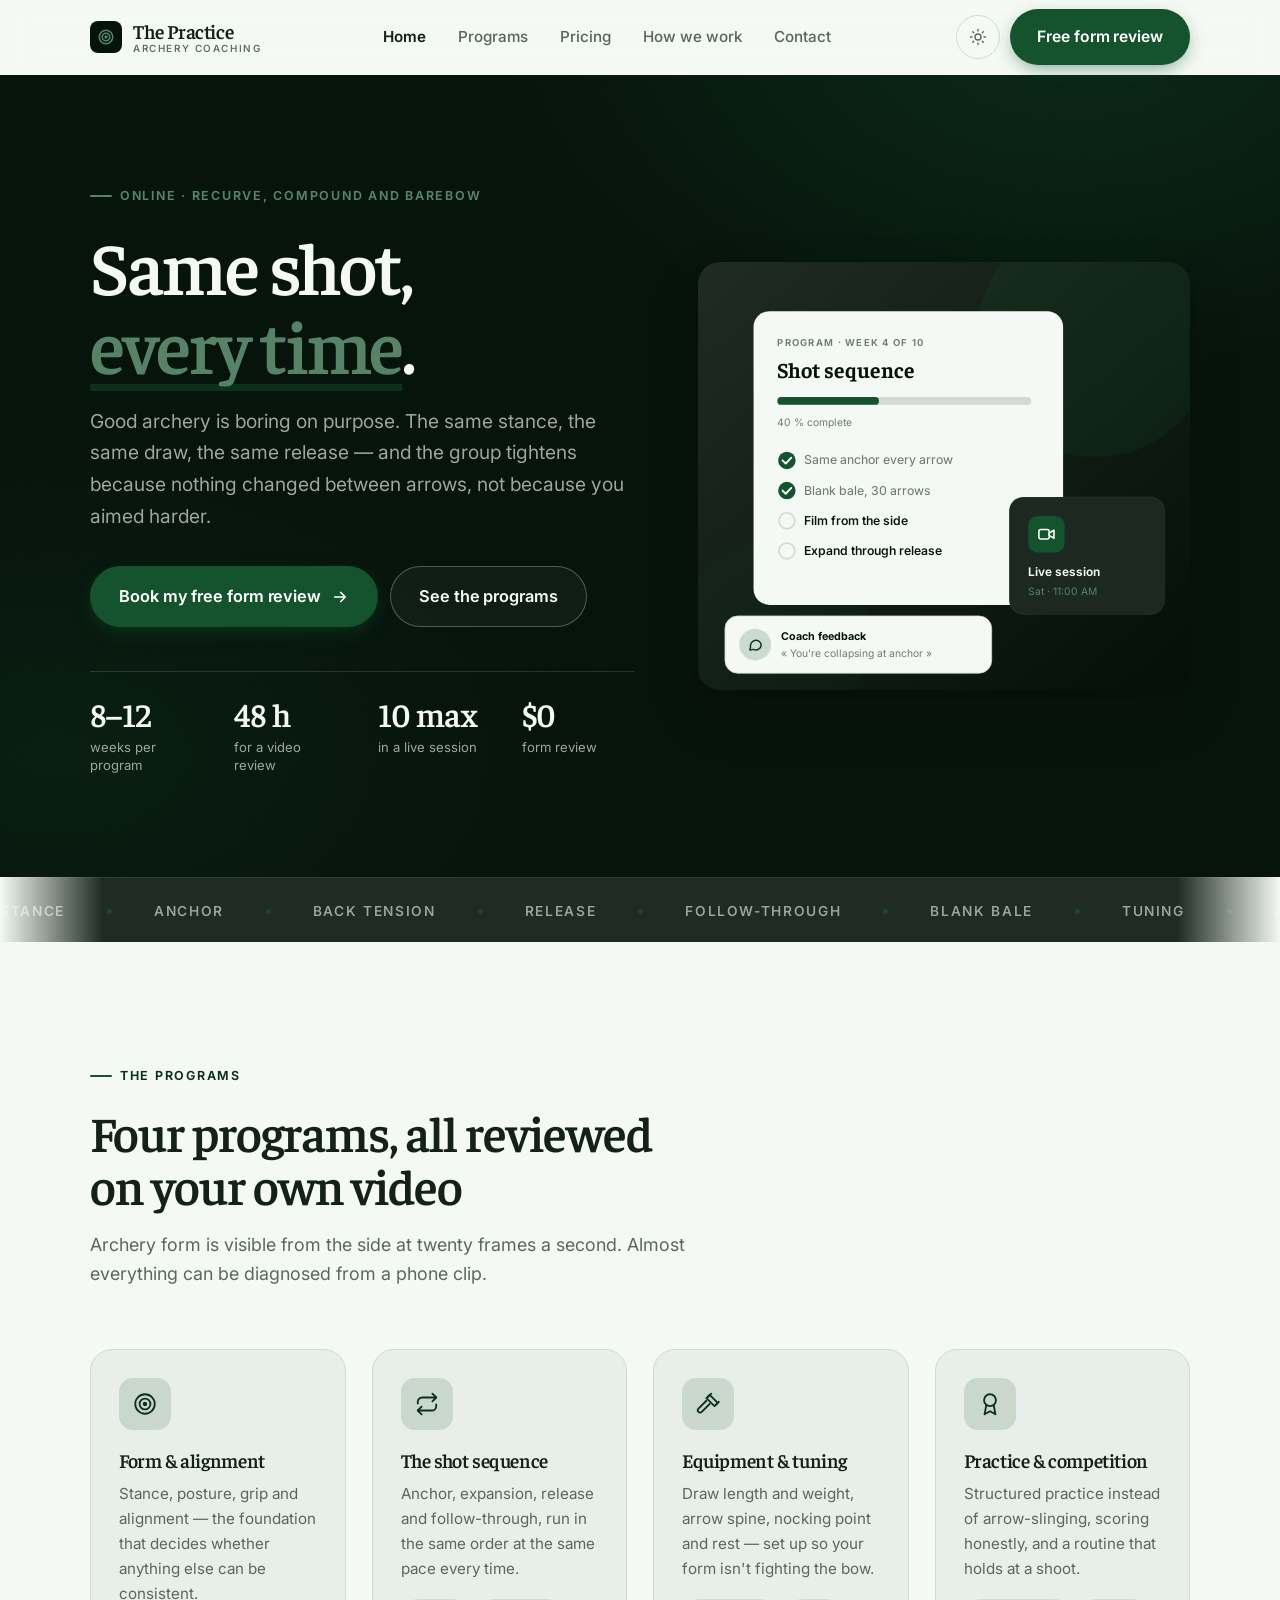
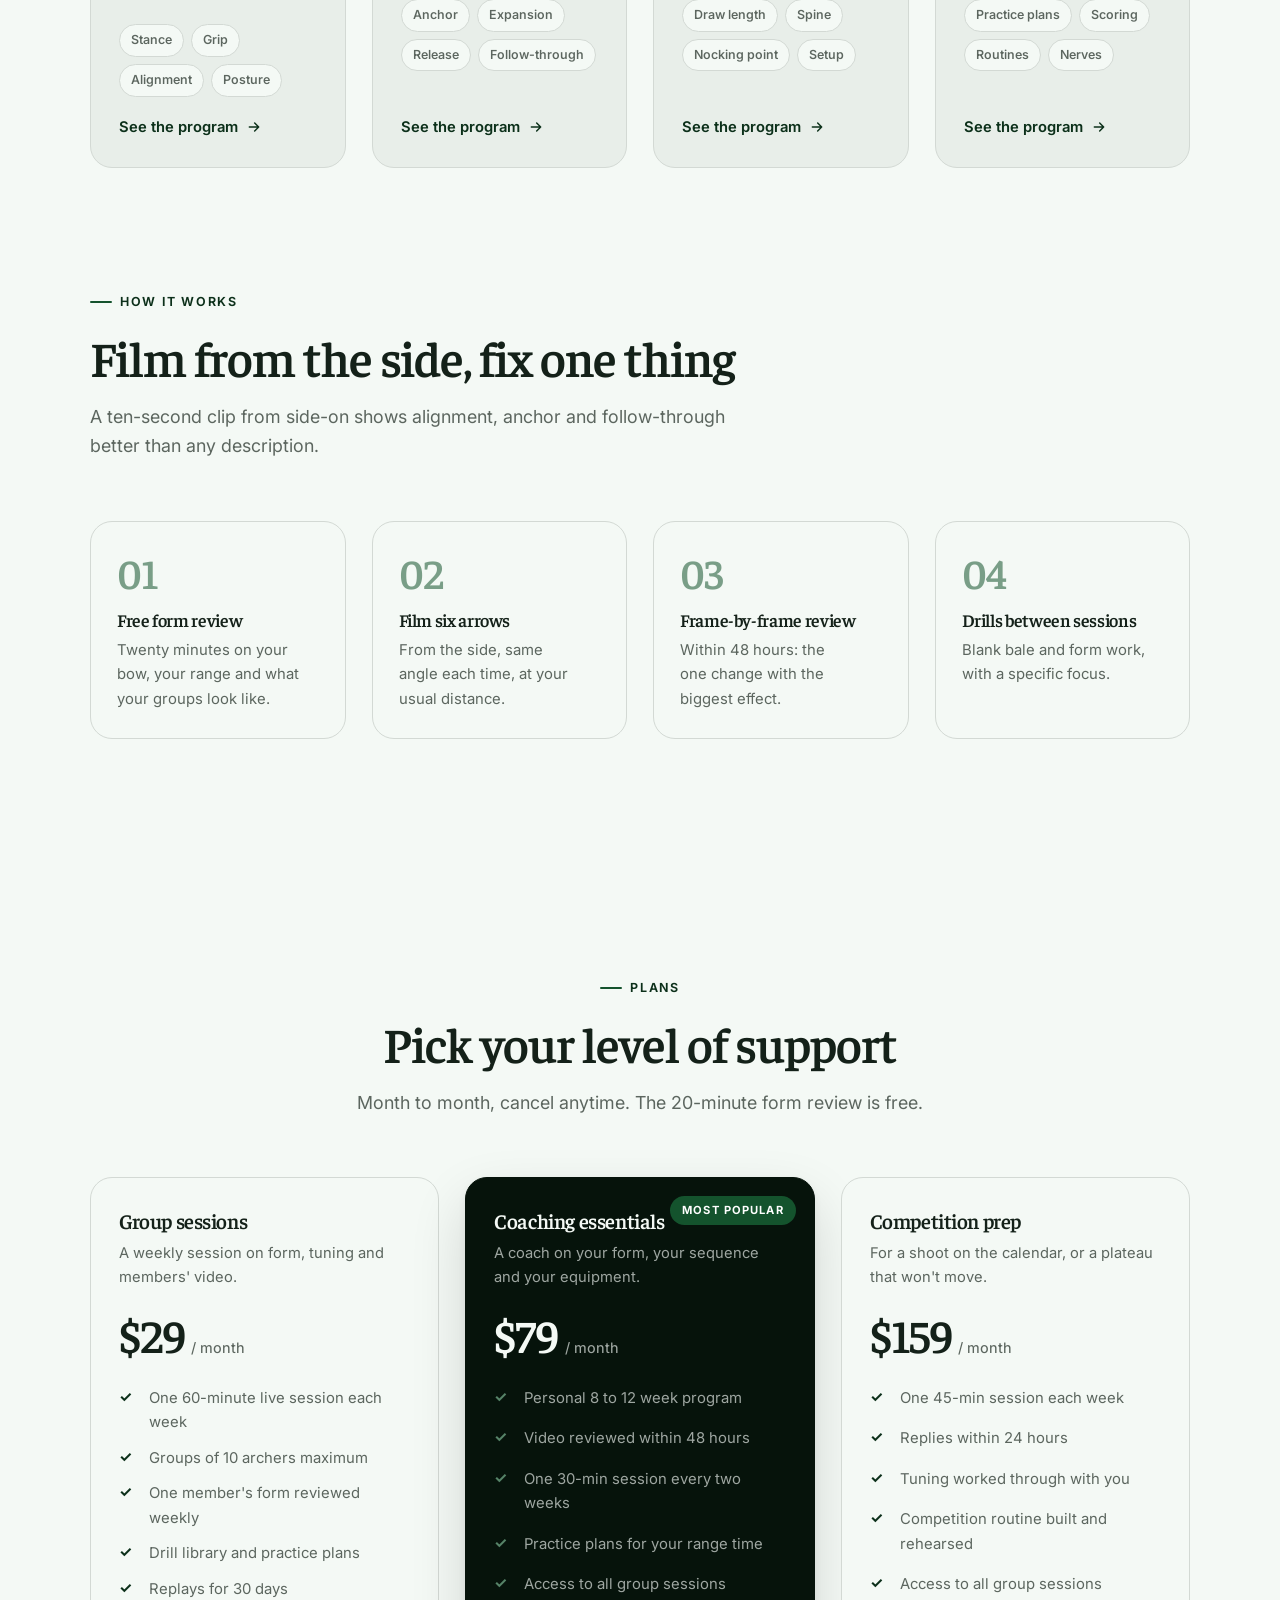
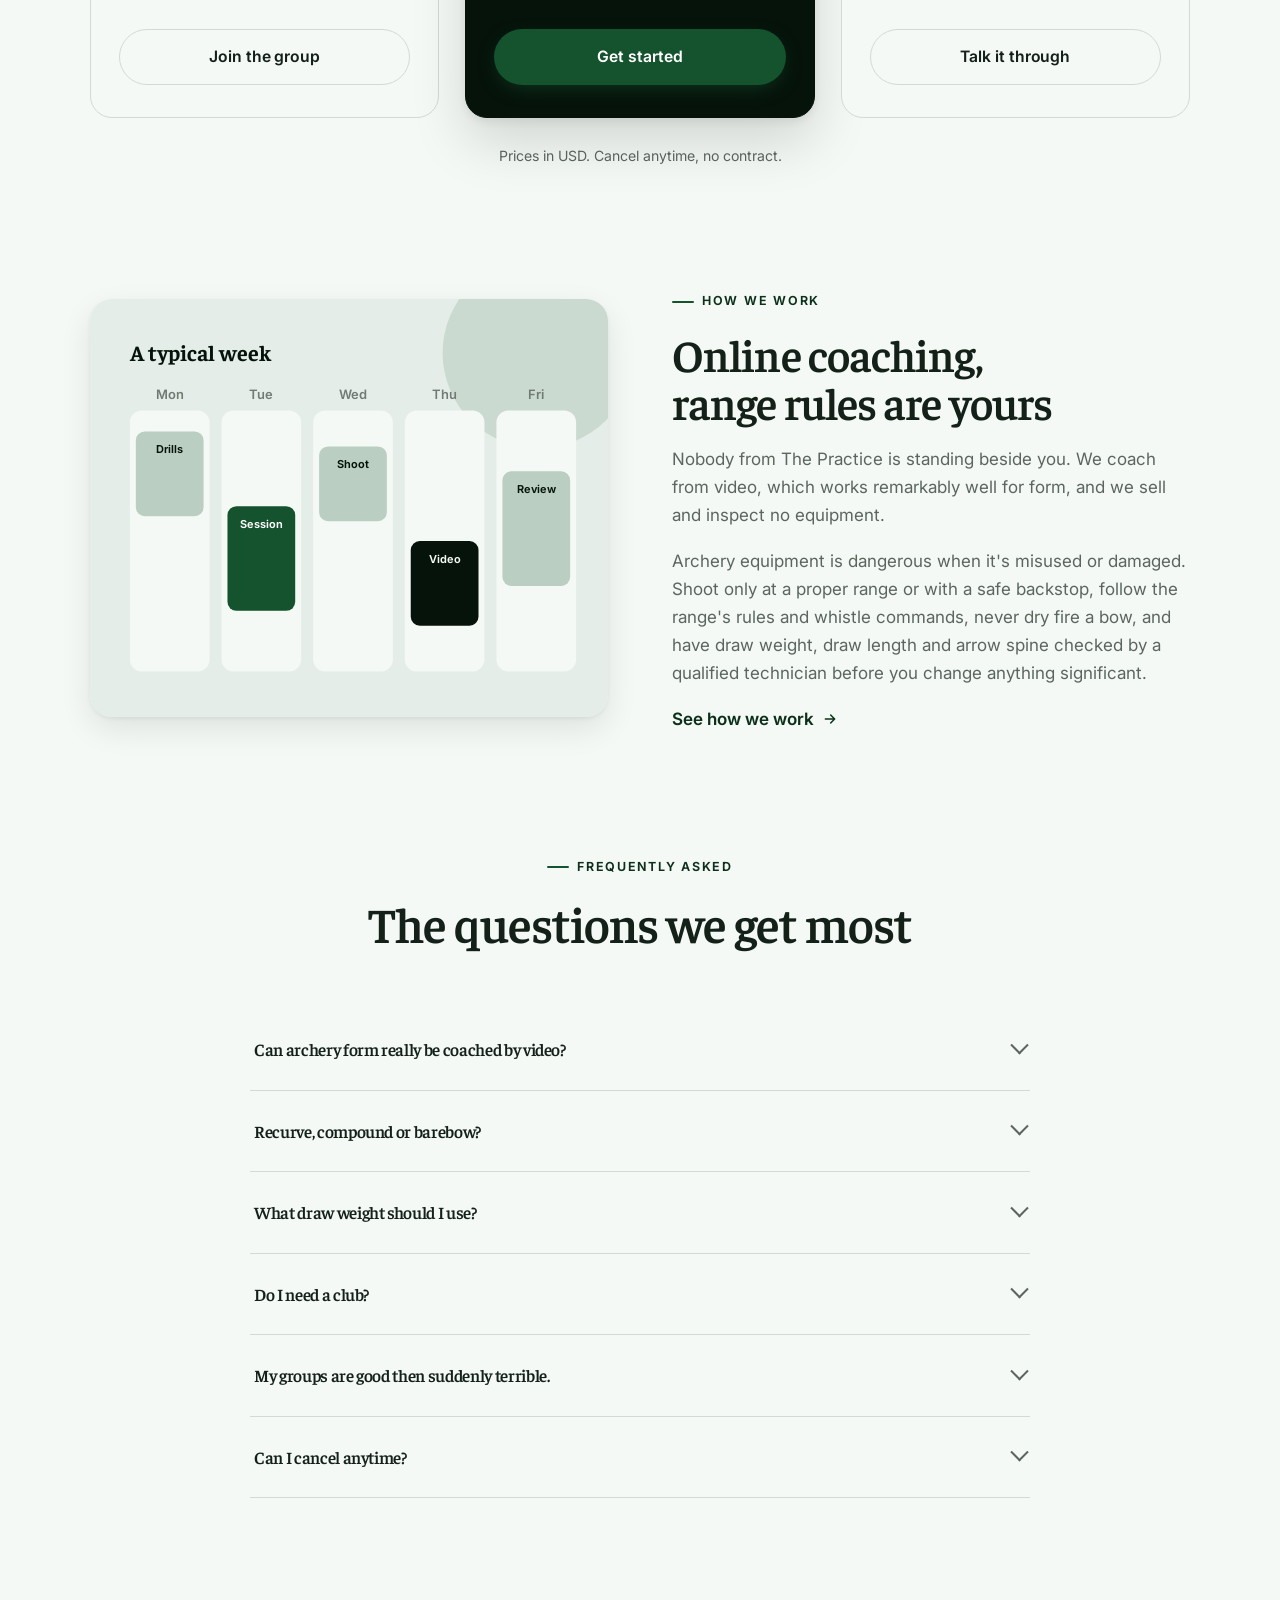
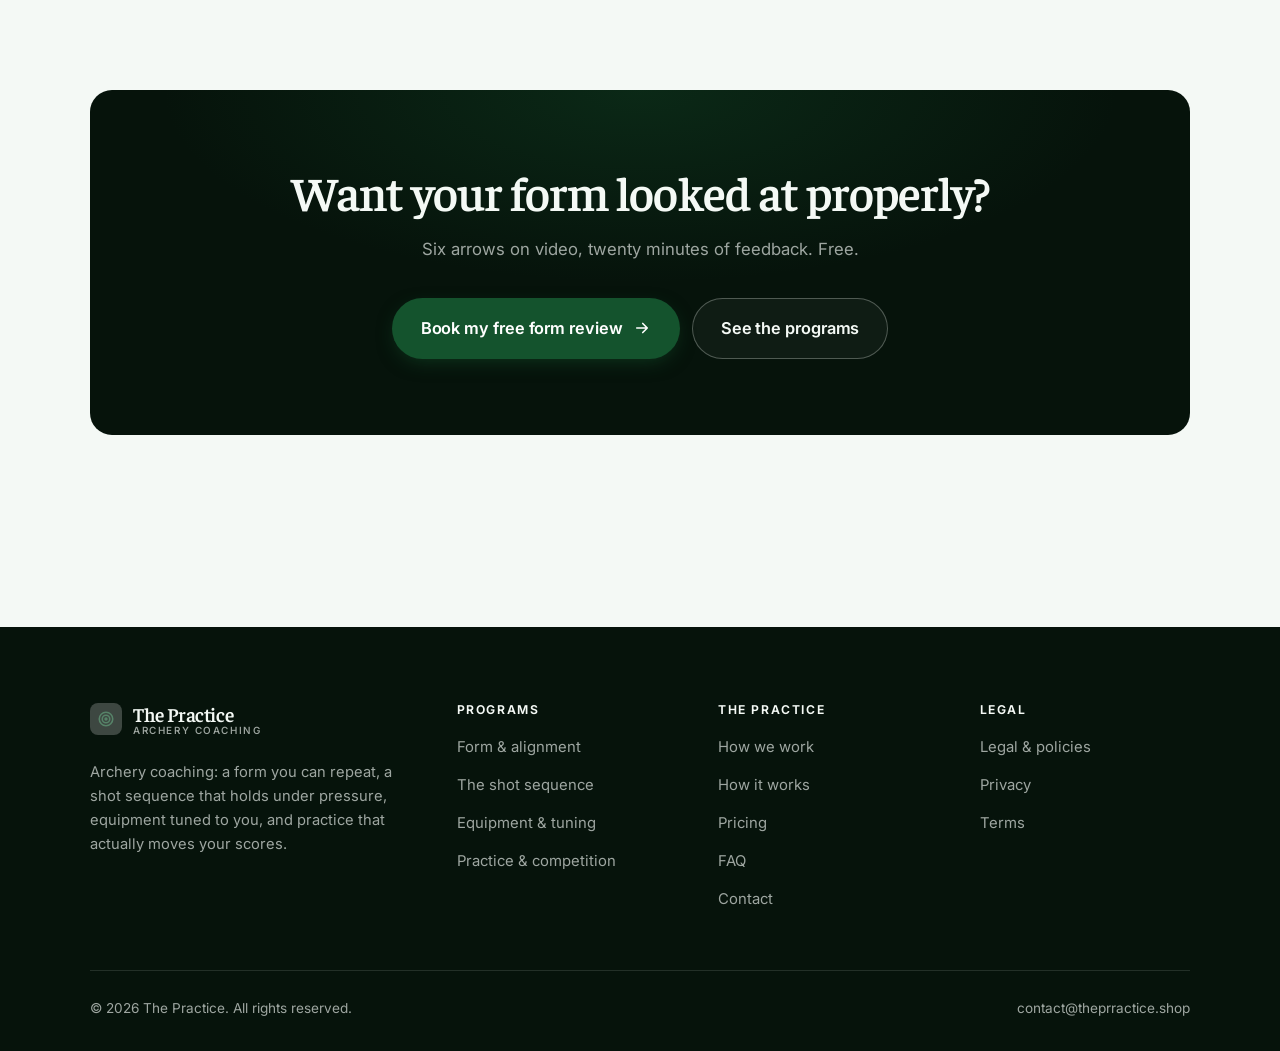
<file: index.html>
<!DOCTYPE html>
<html lang="en" class="no-js">
<head>
<meta charset="utf-8">
<meta name="viewport" content="width=device-width, initial-scale=1">
<title>The Practice — Archery coaching: same shot, every time</title>
<meta name="description" content="Online archery coaching: form and alignment from your own video, a repeatable shot sequence, tuning your equipment, and structured practice. Recurve, compound and barebow.">
<link rel="canonical" href="https://theprractice.shop/">

<meta property="og:type" content="website">
<meta property="og:url" content="https://theprractice.shop/">
<meta property="og:site_name" content="The Practice">
<meta property="og:locale" content="en_US">
<meta property="og:title" content="The Practice — Archery coaching: same shot, every time">
<meta property="og:description" content="Online archery coaching: form and alignment from your own video, a repeatable shot sequence, tuning your equipment, and structured practice. Recurve, compound and barebow.">
<meta name="theme-color" content="#06130b">

<link rel="icon" href="assets/img/favicon.svg" type="image/svg+xml">
<link rel="preconnect" href="https://fonts.googleapis.com">
<link rel="preconnect" href="https://fonts.gstatic.com" crossorigin>
<link rel="stylesheet" href="https://fonts.googleapis.com/css2?family=Faustina:wght@400..700&family=Inter:wght@400..700&display=swap">
<link rel="stylesheet" href="assets/css/style.css">

<!-- Thème appliqué avant le premier rendu (évite le flash) -->
<script>
document.documentElement.classList.remove('no-js');
(function(){try{var t=localStorage.getItem('site-theme');if(t){document.documentElement.setAttribute('data-theme',t);}}catch(e){}})();
</script>
<script type="application/ld+json">
{
  "@context": "https://schema.org",
  "@type": "Organization",
  "name": "The Practice",
  "url": "https://theprractice.shop/",
  "email": "contact@theprractice.shop",
  "description": "Online archery coaching: form and alignment from your own video, a repeatable shot sequence, tuning your equipment, and structured practice. Recurve, compound and barebow.",
  "areaServed": "US",
  "knowsLanguage": "en"
}
</script>
</head>

<body>
<a class="skip-link" href="#main">Skip to main content</a>

<header class="site-header">
  <nav class="wrap nav" aria-label="Main navigation">
    <a class="brand" href="index.html">
      <svg class="brand__mark" viewBox="0 0 64 64" aria-hidden="true">
        <rect class="bm-bg" width="64" height="64" rx="16"/>
        <g class="bm-ic" transform="translate(14 14) scale(1.5)" fill="none" stroke-width="2.1" stroke-linecap="round" stroke-linejoin="round"><circle cx="12" cy="12" r="9"/><circle cx="12" cy="12" r="5"/><circle cx="12" cy="12" r="1.2" fill="currentColor"/></g>
      </svg>
      <span>The Practice<span class="brand__sub">Archery coaching</span></span>
    </a>

    <ul class="nav__links" id="nav-links">
      <li><a href="index.html" aria-current="page">Home</a></li>
      <li><a href="programs.html">Programs</a></li>
      <li><a href="index.html#pricing">Pricing</a></li>
      <li><a href="about.html">How we work</a></li>
      <li><a href="contact.html">Contact</a></li>
      <li><a class="btn btn--primary" href="contact.html">Free form review</a></li>
    </ul>

    <div class="nav__cta">
      <button class="theme-toggle" type="button" aria-label="Switch to dark theme">
        <svg class="icon-sun" viewBox="0 0 24 24" fill="none" stroke="currentColor" stroke-width="1.8" stroke-linecap="round" aria-hidden="true"><circle cx="12" cy="12" r="4"/><path d="M12 2v2m0 16v2M2 12h2m16 0h2M4.9 4.9l1.4 1.4m11.4 11.4 1.4 1.4M19.1 4.9l-1.4 1.4M6.3 17.7l-1.4 1.4"/></svg>
        <svg class="icon-moon" viewBox="0 0 24 24" fill="none" stroke="currentColor" stroke-width="1.8" stroke-linecap="round" stroke-linejoin="round" aria-hidden="true"><path d="M21 12.8A9 9 0 1 1 11.2 3a7 7 0 0 0 9.8 9.8z"/></svg>
      </button>
      <a class="btn btn--primary" href="contact.html">Free form review</a>
      <button class="nav__toggle" type="button" aria-expanded="false" aria-controls="nav-links" aria-label="Open menu">
        <svg class="icon-open" viewBox="0 0 24 24" fill="none" stroke="currentColor" stroke-width="2" stroke-linecap="round" aria-hidden="true"><path d="M3 6h18M3 12h18M3 18h18"/></svg>
        <svg class="icon-close" viewBox="0 0 24 24" fill="none" stroke="currentColor" stroke-width="2" stroke-linecap="round" aria-hidden="true"><path d="M6 6l12 12M18 6L6 18"/></svg>
      </button>
    </div>
  </nav>
</header>

<main id="main">

<section class="hero">
  <div class="wrap hero__inner">
    <div>
      <span class="eyebrow hero__eyebrow">Online · Recurve, compound and barebow</span>
      <h1>Same shot,<br> <em>every time</em>.</h1>
      <p class="hero__lede">Good archery is boring on purpose. The same stance, the same draw, the same release — and the group tightens because nothing changed between arrows, not because you aimed harder.</p>

      <div class="hero__actions">
        <a class="btn btn--primary btn--lg" href="contact.html">Book my free form review <svg viewBox="0 0 24 24" fill="none" stroke="currentColor" stroke-width="2.2" stroke-linecap="round" stroke-linejoin="round" aria-hidden="true"><path d="M5 12h14M13 6l6 6-6 6"/></svg></a>
        <a class="btn btn--on-dark btn--lg" href="programs.html">See the programs</a>
      </div>

      <ul class="hero__proof">
        <li><span class="stat__num">8–12</span><span class="stat__label">weeks per program</span></li>
        <li><span class="stat__num">48 h</span><span class="stat__label">for a video review</span></li>
        <li><span class="stat__num">10 max</span><span class="stat__label">in a live session</span></li>
        <li><span class="stat__num">$0</span><span class="stat__label">form review</span></li>
      </ul>
    </div>

    <div class="hero__art">
      <svg viewBox="0 0 620 540" role="img" aria-label="An archery program in week 4 of 10, showing this week's practice, the next live session and coach feedback.">
        <defs>
          <linearGradient id="hbg" x1="0" y1="0" x2="1" y2="1">
            <stop offset="0" stop-color="#1f2b23"/><stop offset="1" stop-color="#050f09"/>
          </linearGradient>
        </defs>
        <rect width="620" height="540" rx="22" fill="url(#hbg)"/>
        <circle cx="500" cy="96" r="150" fill="#14532d" opacity=".16"/>
        <circle cx="96" cy="470" r="120" fill="#14532d" opacity=".08"/>

        <g style="font-family: var(--font-body)">
          <!-- Carte programme -->
          <rect x="70" y="62" width="390" height="370" rx="20" fill="#f4f9f5"/>
          <text x="100" y="106" font-size="12" font-weight="650" letter-spacing="1.6" fill="#717b74">PROGRAM · WEEK 4 OF 10</text>
          <text x="100" y="146" font-size="27" font-weight="700" fill="#06130b" style="font-family: var(--font-display)">Shot sequence</text>
          <rect x="100" y="170" width="320" height="10" rx="5" fill="#d3d9d4"/>
          <rect x="100" y="170" width="128" height="10" rx="5" fill="#14532d"/>
          <text x="100" y="206" font-size="13" fill="#717b74">40 % complete</text>
          <circle cx="112" cy="250" r="11" fill="#14532d"/><path d="M106.5 250l4 4 7-7.5" fill="none" stroke="#ffffff" stroke-width="2.4" stroke-linecap="round" stroke-linejoin="round"/><text x="134" y="255" font-size="15.5" fill="#717b74" font-weight="450">Same anchor every arrow</text>
          <circle cx="112" cy="288" r="11" fill="#14532d"/><path d="M106.5 288l4 4 7-7.5" fill="none" stroke="#ffffff" stroke-width="2.4" stroke-linecap="round" stroke-linejoin="round"/><text x="134" y="293" font-size="15.5" fill="#717b74" font-weight="450">Blank bale, 30 arrows</text>
          <circle cx="112" cy="326" r="10" fill="none" stroke="#d3d9d4" stroke-width="2"/><text x="134" y="331" font-size="15.5" fill="#06130b" font-weight="560">Film from the side</text>
          <circle cx="112" cy="364" r="10" fill="none" stroke="#d3d9d4" stroke-width="2"/><text x="134" y="369" font-size="15.5" fill="#06130b" font-weight="560">Expand through release</text>

          <!-- Carte séance -->
          <rect x="392" y="296" width="196" height="148" rx="18" fill="#1c2821" stroke="#ffffff" stroke-opacity=".08"/>
          <rect x="416" y="320" width="46" height="46" rx="12" fill="#14532d"/>
          <g transform="translate(427 331)" fill="none" stroke="#ffffff" color="#ffffff" stroke-width="2" stroke-linecap="round" stroke-linejoin="round"><rect x="2.5" y="6" width="13" height="12" rx="2.5"/><path d="M15.5 10.5 21.5 7v10l-6-3.5z"/></g>
          <text x="416" y="396" font-size="15" font-weight="650" fill="#f4f9f5">Live session</text>
          <text x="416" y="420" font-size="13" fill="#568368">Sat · 11:00 AM</text>

          <!-- Retour du coach -->
          <rect x="34" y="446" width="336" height="72" rx="16" fill="#f4f9f5" stroke="#d3d9d4"/>
          <circle cx="72" cy="482" r="20" fill="#ccdbd1"/>
          <g transform="translate(62 472) scale(.84)" fill="none" stroke="#0d361d" stroke-width="2.2" stroke-linecap="round" stroke-linejoin="round"><path d="M21 12a8 8 0 0 1-11.6 7.1L4 20l1-4.6A8 8 0 1 1 21 12z"/></g>
          <text x="104" y="476" font-size="13.5" font-weight="700" fill="#06130b">Coach feedback</text>
          <text x="104" y="498" font-size="13" fill="#717b74">« You're collapsing at anchor »</text>
        </g>
      </svg>
    </div>
  </div>
</section>

<div class="marquee" aria-hidden="true">
  <div class="marquee__track"><span>Stance</span><span>Anchor</span><span>Back tension</span><span>Release</span><span>Follow-through</span><span>Blank bale</span><span>Tuning</span><span>Arrow spine</span><span>Scoring</span><span>Routines</span><span>Stance</span><span>Anchor</span><span>Back tension</span><span>Release</span><span>Follow-through</span><span>Blank bale</span><span>Tuning</span><span>Arrow spine</span><span>Scoring</span><span>Routines</span></div>
</div>

<section class="section wrap" id="programs">
  <div class="section-head reveal">
    <span class="eyebrow">The programs</span>
    <h2>Four programs, all reviewed on your own video</h2>
    <p>Archery form is visible from the side at twenty frames a second. Almost everything can be diagnosed from a phone clip.</p>
  </div>
  <div class="grid grid--4 reveal-group">
    <a class="card" href="programs.html#form">
      <div class="card__icon"><svg viewBox="0 0 24 24" fill="none" stroke="currentColor" stroke-width="1.7" stroke-linecap="round" stroke-linejoin="round" aria-hidden="true"><circle cx="12" cy="12" r="9"/><circle cx="12" cy="12" r="5"/><circle cx="12" cy="12" r="1.2" fill="currentColor"/></svg></div>
      <h3>Form &amp; alignment</h3>
      <p>Stance, posture, grip and alignment — the foundation that decides whether anything else can be consistent.</p>
      <ul class="tags"><li>Stance</li><li>Grip</li><li>Alignment</li><li>Posture</li></ul>
      <span class="arrow-link">See the program <svg viewBox="0 0 24 24" fill="none" stroke="currentColor" stroke-width="2.2" stroke-linecap="round" stroke-linejoin="round" aria-hidden="true"><path d="M5 12h14M13 6l6 6-6 6"/></svg></span>
    </a>
    <a class="card" href="programs.html#sequence">
      <div class="card__icon"><svg viewBox="0 0 24 24" fill="none" stroke="currentColor" stroke-width="1.7" stroke-linecap="round" stroke-linejoin="round" aria-hidden="true"><path d="M17 2.5l3.5 3.5L17 9.5"/><path d="M3.5 11.5V10A4 4 0 0 1 7.5 6h13M7 21.5 3.5 18 7 14.5"/><path d="M20.5 12.5V14a4 4 0 0 1-4 4h-13"/></svg></div>
      <h3>The shot sequence</h3>
      <p>Anchor, expansion, release and follow-through, run in the same order at the same pace every time.</p>
      <ul class="tags"><li>Anchor</li><li>Expansion</li><li>Release</li><li>Follow-through</li></ul>
      <span class="arrow-link">See the program <svg viewBox="0 0 24 24" fill="none" stroke="currentColor" stroke-width="2.2" stroke-linecap="round" stroke-linejoin="round" aria-hidden="true"><path d="M5 12h14M13 6l6 6-6 6"/></svg></span>
    </a>
    <a class="card" href="programs.html#tuning">
      <div class="card__icon"><svg viewBox="0 0 24 24" fill="none" stroke="currentColor" stroke-width="1.7" stroke-linecap="round" stroke-linejoin="round" aria-hidden="true"><path d="M13.5 3.5 21 11l-3 3-7.5-7.5z"/><path d="M10.5 9 3.2 16.3a2.1 2.1 0 0 0 3 3L13.5 12"/><path d="M15 2.5 12 5.5M19.5 12.5 22 10"/></svg></div>
      <h3>Equipment &amp; tuning</h3>
      <p>Draw length and weight, arrow spine, nocking point and rest — set up so your form isn't fighting the bow.</p>
      <ul class="tags"><li>Draw length</li><li>Spine</li><li>Nocking point</li><li>Setup</li></ul>
      <span class="arrow-link">See the program <svg viewBox="0 0 24 24" fill="none" stroke="currentColor" stroke-width="2.2" stroke-linecap="round" stroke-linejoin="round" aria-hidden="true"><path d="M5 12h14M13 6l6 6-6 6"/></svg></span>
    </a>
    <a class="card" href="programs.html#practice">
      <div class="card__icon"><svg viewBox="0 0 24 24" fill="none" stroke="currentColor" stroke-width="1.7" stroke-linecap="round" stroke-linejoin="round" aria-hidden="true"><circle cx="12" cy="8.5" r="5.5"/><path d="M8.5 13.2 7 21.5l5-2.8 5 2.8-1.5-8.3"/></svg></div>
      <h3>Practice &amp; competition</h3>
      <p>Structured practice instead of arrow-slinging, scoring honestly, and a routine that holds at a shoot.</p>
      <ul class="tags"><li>Practice plans</li><li>Scoring</li><li>Routines</li><li>Nerves</li></ul>
      <span class="arrow-link">See the program <svg viewBox="0 0 24 24" fill="none" stroke="currentColor" stroke-width="2.2" stroke-linecap="round" stroke-linejoin="round" aria-hidden="true"><path d="M5 12h14M13 6l6 6-6 6"/></svg></span>
    </a>
  </div>
</section>

<section class="section section--flush wrap" id="how-it-works">
  <div class="section-head reveal">
    <span class="eyebrow">How it works</span>
    <h2>Film from the side, fix one thing</h2>
    <p>A ten-second clip from side-on shows alignment, anchor and follow-through better than any description.</p>
  </div>
  <div class="grid grid--4 steps reveal-group">
    <article class="step">
      <h3>Free form review</h3>
      <p>Twenty minutes on your bow, your range and what your groups look like.</p>
    </article>
    <article class="step">
      <h3>Film six arrows</h3>
      <p>From the side, same angle each time, at your usual distance.</p>
    </article>
    <article class="step">
      <h3>Frame-by-frame review</h3>
      <p>Within 48 hours: the one change with the biggest effect.</p>
    </article>
    <article class="step">
      <h3>Drills between sessions</h3>
      <p>Blank bale and form work, with a specific focus.</p>
    </article>
  </div>
</section>

<section class="section wrap" id="pricing">
  <div class="section-head section-head--center reveal">
    <span class="eyebrow">Plans</span>
    <h2>Pick your level of support</h2>
    <p>Month to month, cancel anytime. The 20-minute form review is free.</p>
  </div>
  <div class="grid grid--3 plans reveal-group">
    <article class="plan">
      
      <h3>Group sessions</h3>
      <p class="plan__desc">A weekly session on form, tuning and members' video.</p>
      <p class="plan__price">$29<span class="plan__period">/ month</span></p>
      <ul class="plan__features">
        <li>One 60-minute live session each week</li>
        <li>Groups of 10 archers maximum</li>
        <li>One member's form reviewed weekly</li>
        <li>Drill library and practice plans</li>
        <li>Replays for 30 days</li>
      </ul>
      <a class="btn btn--ghost btn--block" href="contact.html">Join the group</a>
    </article>
    <article class="plan plan--featured">
      <span class="plan__tag">Most popular</span>
      <h3>Coaching essentials</h3>
      <p class="plan__desc">A coach on your form, your sequence and your equipment.</p>
      <p class="plan__price">$79<span class="plan__period">/ month</span></p>
      <ul class="plan__features">
        <li>Personal 8 to 12 week program</li>
        <li>Video reviewed within 48 hours</li>
        <li>One 30-min session every two weeks</li>
        <li>Practice plans for your range time</li>
        <li>Access to all group sessions</li>
      </ul>
      <a class="btn btn--primary btn--block" href="contact.html">Get started</a>
    </article>
    <article class="plan">
      
      <h3>Competition prep</h3>
      <p class="plan__desc">For a shoot on the calendar, or a plateau that won't move.</p>
      <p class="plan__price">$159<span class="plan__period">/ month</span></p>
      <ul class="plan__features">
        <li>One 45-min session each week</li>
        <li>Replies within 24 hours</li>
        <li>Tuning worked through with you</li>
        <li>Competition routine built and rehearsed</li>
        <li>Access to all group sessions</li>
      </ul>
      <a class="btn btn--ghost btn--block" href="contact.html">Talk it through</a>
    </article>
  </div>
  <p class="plans-note">Prices in USD. Cancel anytime, no contract.</p>
</section>

<section class="section section--flush wrap">
  <div class="split reveal">
    <div class="split__art">
      <svg viewBox="0 0 520 420" role="img" aria-label="Example of a typical week: Drills, Session, Shoot, Video, Review.">
        <rect width="520" height="420" rx="20" fill="#e4ede7"/>
        <circle cx="450" cy="54" r="96" fill="#14532d" opacity=".12"/>
        <g style="font-family: var(--font-body)">
        <text x="40" y="62" font-size="22" font-weight="700" fill="#06130b" style="font-family: var(--font-display)">A typical week</text>
        <text x="80" y="100" text-anchor="middle" font-size="13" font-weight="600" fill="#717b74">Mon</text>
        <rect x="40" y="112" width="80" height="262" rx="12" fill="#f4f9f5"/>
        <rect x="46" y="133" width="68" height="85" rx="9" fill="#bacec1"/>
        <text x="80" y="155" text-anchor="middle" font-size="11" font-weight="650" fill="#06130b">Drills</text>
        <text x="172" y="100" text-anchor="middle" font-size="13" font-weight="600" fill="#717b74">Tue</text>
        <rect x="132" y="112" width="80" height="262" rx="12" fill="#f4f9f5"/>
        <rect x="138" y="208" width="68" height="105" rx="9" fill="#14532d"/>
        <text x="172" y="230" text-anchor="middle" font-size="11" font-weight="650" fill="#ffffff">Session</text>
        <text x="264" y="100" text-anchor="middle" font-size="13" font-weight="600" fill="#717b74">Wed</text>
        <rect x="224" y="112" width="80" height="262" rx="12" fill="#f4f9f5"/>
        <rect x="230" y="148" width="68" height="75" rx="9" fill="#bacec1"/>
        <text x="264" y="170" text-anchor="middle" font-size="11" font-weight="650" fill="#06130b">Shoot</text>
        <text x="356" y="100" text-anchor="middle" font-size="13" font-weight="600" fill="#717b74">Thu</text>
        <rect x="316" y="112" width="80" height="262" rx="12" fill="#f4f9f5"/>
        <rect x="322" y="243" width="68" height="85" rx="9" fill="#06130b"/>
        <text x="356" y="265" text-anchor="middle" font-size="11" font-weight="650" fill="#f4f9f5">Video</text>
        <text x="448" y="100" text-anchor="middle" font-size="13" font-weight="600" fill="#717b74">Fri</text>
        <rect x="408" y="112" width="80" height="262" rx="12" fill="#f4f9f5"/>
        <rect x="414" y="173" width="68" height="115" rx="9" fill="#bacec1"/>
        <text x="448" y="195" text-anchor="middle" font-size="11" font-weight="650" fill="#06130b">Review</text>
        </g>
      </svg>
    </div>
    <div>
      <span class="eyebrow">How we work</span>
      <h2>Online coaching, range rules are yours</h2>
      <p>Nobody from The Practice is standing beside you. We coach from video, which works remarkably well for form, and we sell and inspect no equipment.</p>
      <p>Archery equipment is dangerous when it's misused or damaged. Shoot only at a proper range or with a safe backstop, follow the range's rules and whistle commands, never dry fire a bow, and have draw weight, draw length and arrow spine checked by a qualified technician before you change anything significant.</p>
      <p><a class="arrow-link" href="about.html">See how we work <svg viewBox="0 0 24 24" fill="none" stroke="currentColor" stroke-width="2.2" stroke-linecap="round" stroke-linejoin="round" aria-hidden="true"><path d="M5 12h14M13 6l6 6-6 6"/></svg></a></p>
    </div>
  </div>
</section>

<section class="section section--flush wrap" id="faq">
  <div class="section-head section-head--center reveal">
    <span class="eyebrow">Frequently asked</span>
    <h2>The questions we get most</h2>
  </div>
  <div class="faq reveal">
    <details>
      <summary>Can archery form really be coached by video?</summary>
      <p>Yes, unusually well. Form is visible from the side, and slow-motion review catches collapses and alignment issues the archer can't feel.</p>
    </details>
    <details>
      <summary>Recurve, compound or barebow?</summary>
      <p>All three are coached here. The shot sequence principles overlap, and the tuning and release work differ — tell us what you shoot.</p>
    </details>
    <details>
      <summary>What draw weight should I use?</summary>
      <p>Lower than most beginners choose. If you can't hold it comfortably at full draw for ten seconds, your form will never settle.</p>
    </details>
    <details>
      <summary>Do I need a club?</summary>
      <p>A safe range matters more. Clubs are excellent for range access and in-person safety instruction, and we'd encourage one.</p>
    </details>
    <details>
      <summary>My groups are good then suddenly terrible.</summary>
      <p>Usually the sequence breaking down rather than aim. Video over several ends shows exactly where it goes.</p>
    </details>
    <details>
      <summary>Can I cancel anytime?</summary>
      <p>Yes. No contract, no minimum term. Access stays open until the end of the month you already paid for.</p>
    </details>
  </div>
</section>

<section class="wrap section--tight">
  <div class="cta-band reveal">
    <h2>Want your form looked at properly?</h2>
    <p>Six arrows on video, twenty minutes of feedback. Free.</p>
    <div class="hero__actions">
      <a class="btn btn--primary btn--lg" href="contact.html">Book my free form review <svg viewBox="0 0 24 24" fill="none" stroke="currentColor" stroke-width="2.2" stroke-linecap="round" stroke-linejoin="round" aria-hidden="true"><path d="M5 12h14M13 6l6 6-6 6"/></svg></a>
      <a class="btn btn--on-dark btn--lg" href="programs.html">See the programs</a>
    </div>
  </div>
</section>

</main>

<footer class="site-footer">
  <div class="wrap">
    <div class="footer__grid">
      <div class="footer__brand">
        <a class="brand" href="index.html">
          <svg class="brand__mark" viewBox="0 0 64 64" aria-hidden="true">
        <rect class="bm-bg" width="64" height="64" rx="16"/>
        <g class="bm-ic" transform="translate(14 14) scale(1.5)" fill="none" stroke-width="2.1" stroke-linecap="round" stroke-linejoin="round"><circle cx="12" cy="12" r="9"/><circle cx="12" cy="12" r="5"/><circle cx="12" cy="12" r="1.2" fill="currentColor"/></g>
      </svg>
          <span>The Practice<span class="brand__sub">Archery coaching</span></span>
        </a>
        <p>Archery coaching: a form you can repeat, a shot sequence that holds under pressure, equipment tuned to you, and practice that actually moves your scores.</p>
      </div>

      <div class="footer__col">
        <h4>Programs</h4>
        <ul>
          <li><a href="programs.html#form">Form &amp; alignment</a></li>
          <li><a href="programs.html#sequence">The shot sequence</a></li>
          <li><a href="programs.html#tuning">Equipment &amp; tuning</a></li>
          <li><a href="programs.html#practice">Practice &amp; competition</a></li>
        </ul>
      </div>

      <div class="footer__col">
        <h4>The Practice</h4>
        <ul>
          <li><a href="about.html">How we work</a></li>
          <li><a href="index.html#how-it-works">How it works</a></li>
          <li><a href="index.html#pricing">Pricing</a></li>
          <li><a href="index.html#faq">FAQ</a></li>
          <li><a href="contact.html">Contact</a></li>
        </ul>
      </div>

      <div class="footer__col">
        <h4>Legal</h4>
        <ul>
          <li><a href="legal.html">Legal &amp; policies</a></li>
          <li><a href="legal.html#privacy">Privacy</a></li>
          <li><a href="legal.html#terms">Terms</a></li>
        </ul>
      </div>
    </div>

    <div class="footer__bottom">
      <p>© <span data-year>2026</span> The Practice. All rights reserved.</p>
      <p><a href="mailto:contact@theprractice.shop">contact@theprractice.shop</a></p>
    </div>
  </div>
</footer>

<script src="assets/js/main.js" defer></script>
</body>
</html>
</file>
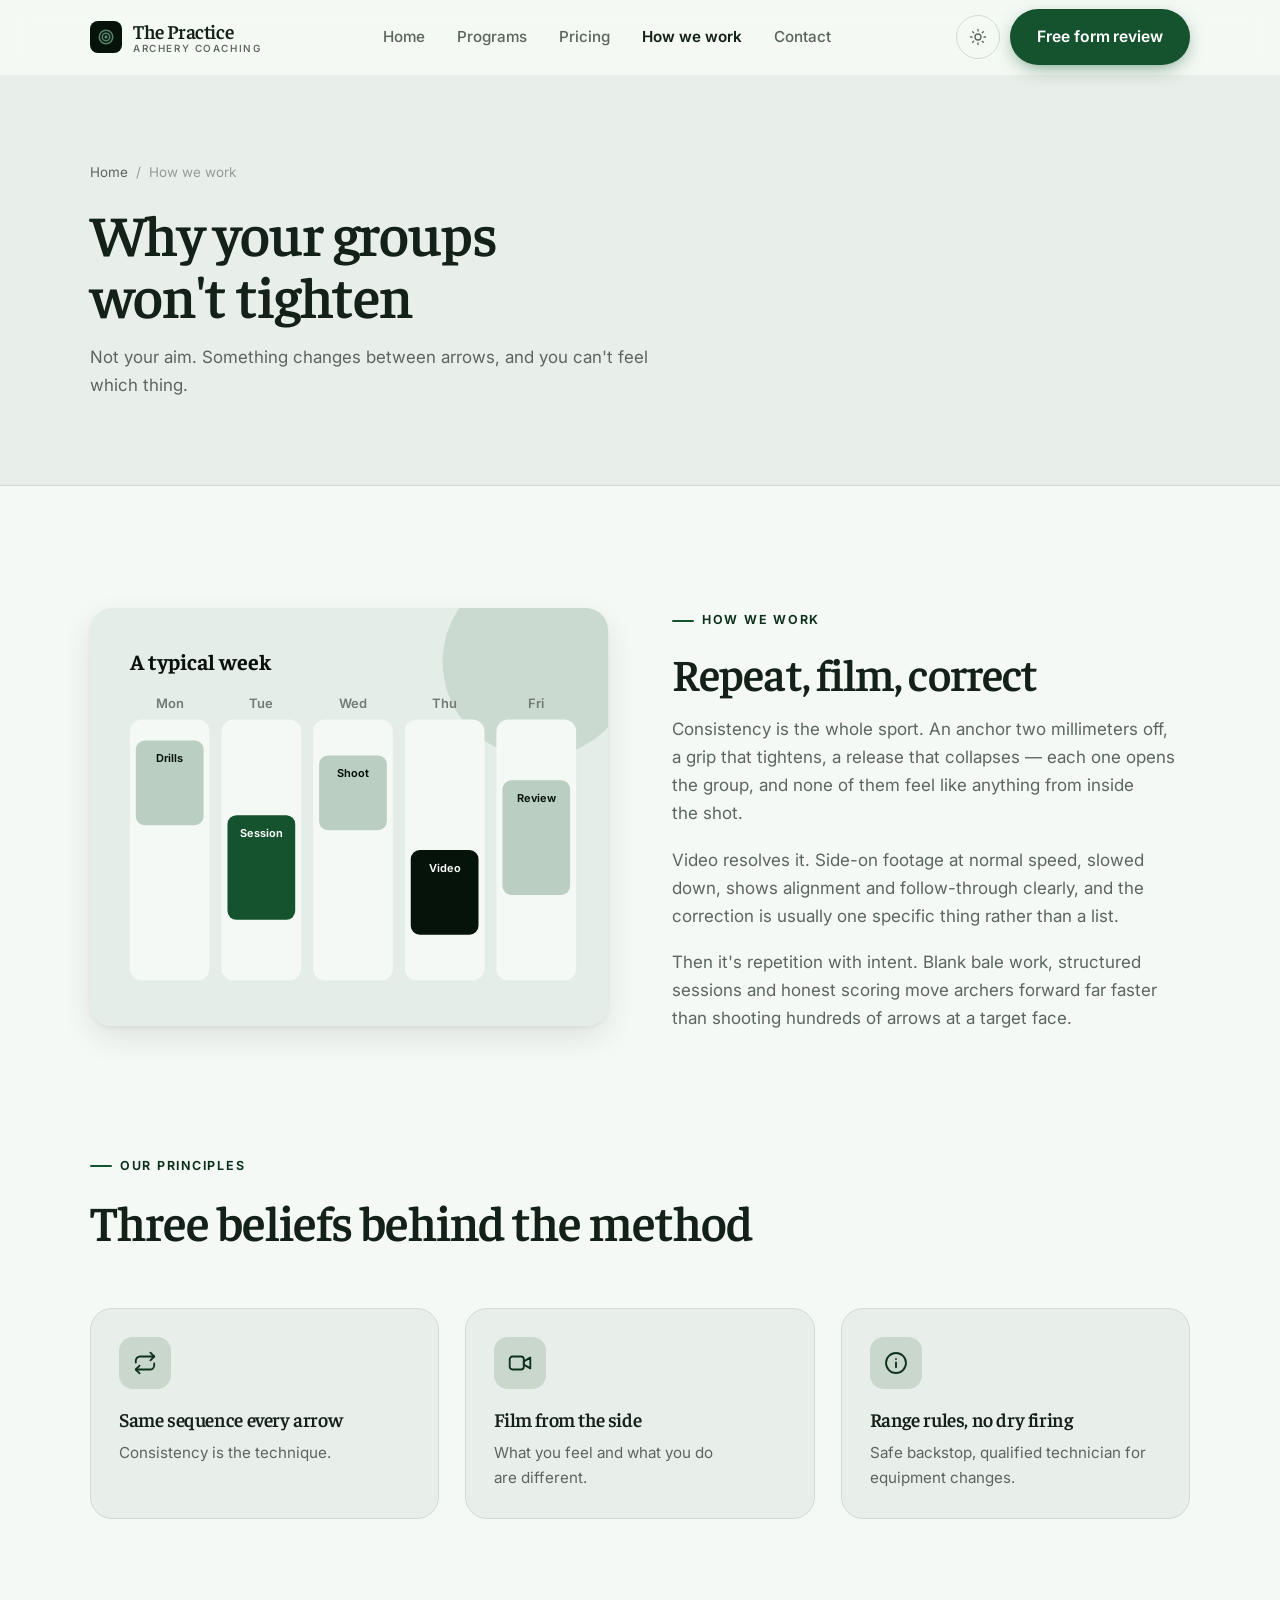
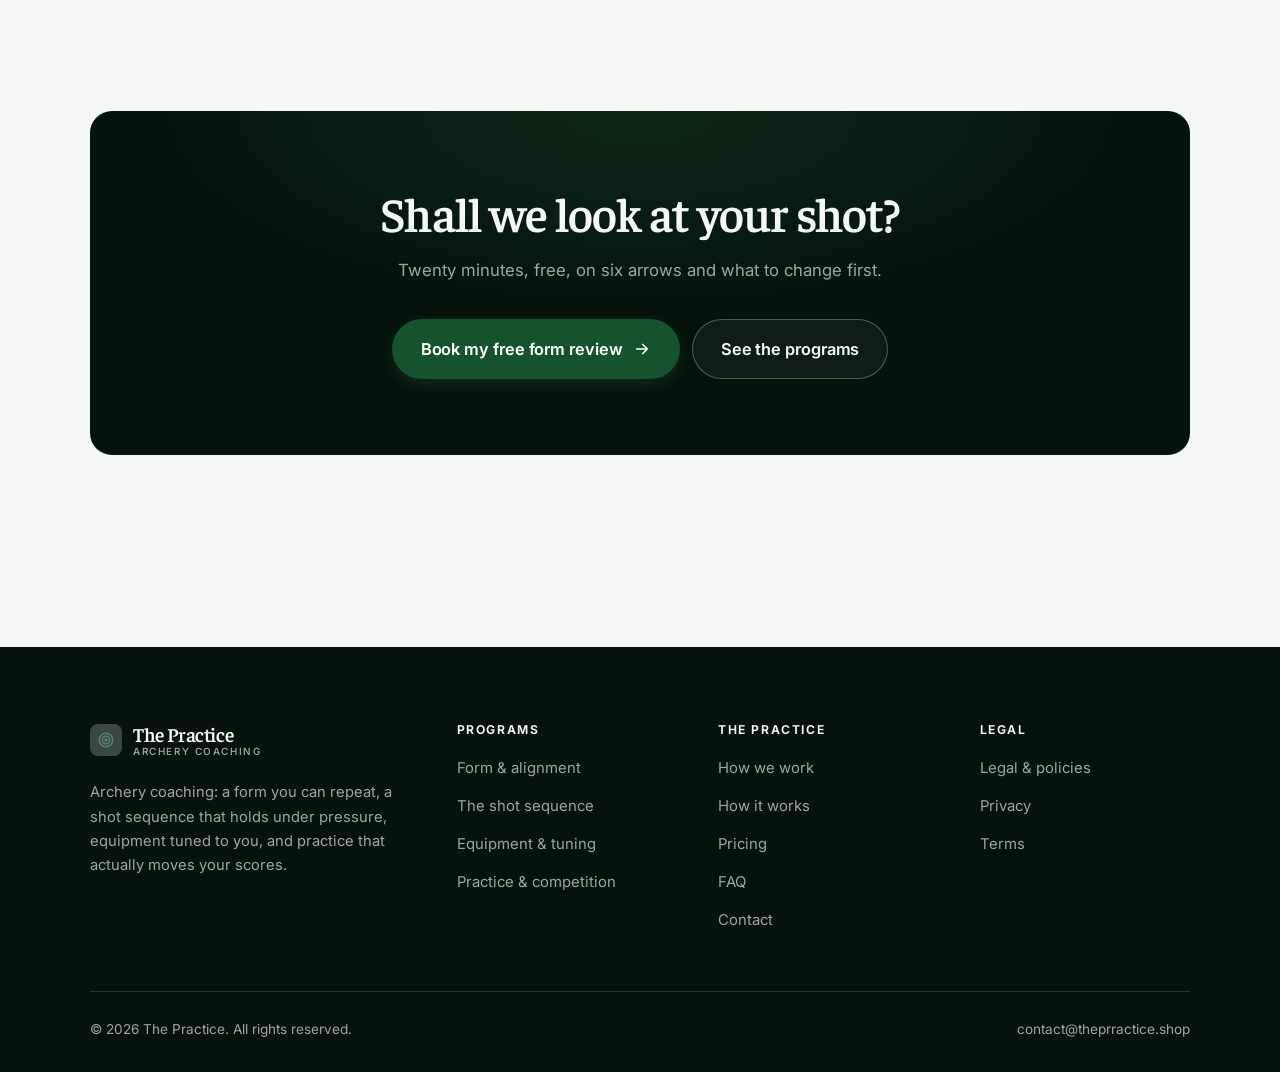
<file: about.html>
<!DOCTYPE html>
<html lang="en" class="no-js">
<head>
<meta charset="utf-8">
<meta name="viewport" content="width=device-width, initial-scale=1">
<title>How we work — The Practice</title>
<meta name="description" content="Why archery rewards repetition over aiming, and the safety rules The Practice insists on.">
<link rel="canonical" href="https://theprractice.shop/about.html">

<meta property="og:type" content="website">
<meta property="og:url" content="https://theprractice.shop/about.html">
<meta property="og:site_name" content="The Practice">
<meta property="og:locale" content="en_US">
<meta property="og:title" content="How we work — The Practice">
<meta property="og:description" content="Why archery rewards repetition over aiming, and the safety rules The Practice insists on.">
<meta name="theme-color" content="#06130b">

<link rel="icon" href="assets/img/favicon.svg" type="image/svg+xml">
<link rel="preconnect" href="https://fonts.googleapis.com">
<link rel="preconnect" href="https://fonts.gstatic.com" crossorigin>
<link rel="stylesheet" href="https://fonts.googleapis.com/css2?family=Faustina:wght@400..700&family=Inter:wght@400..700&display=swap">
<link rel="stylesheet" href="assets/css/style.css">

<!-- Thème appliqué avant le premier rendu (évite le flash) -->
<script>
document.documentElement.classList.remove('no-js');
(function(){try{var t=localStorage.getItem('site-theme');if(t){document.documentElement.setAttribute('data-theme',t);}}catch(e){}})();
</script>
</head>

<body>
<a class="skip-link" href="#main">Skip to main content</a>

<header class="site-header">
  <nav class="wrap nav" aria-label="Main navigation">
    <a class="brand" href="index.html">
      <svg class="brand__mark" viewBox="0 0 64 64" aria-hidden="true">
        <rect class="bm-bg" width="64" height="64" rx="16"/>
        <g class="bm-ic" transform="translate(14 14) scale(1.5)" fill="none" stroke-width="2.1" stroke-linecap="round" stroke-linejoin="round"><circle cx="12" cy="12" r="9"/><circle cx="12" cy="12" r="5"/><circle cx="12" cy="12" r="1.2" fill="currentColor"/></g>
      </svg>
      <span>The Practice<span class="brand__sub">Archery coaching</span></span>
    </a>

    <ul class="nav__links" id="nav-links">
      <li><a href="index.html">Home</a></li>
      <li><a href="programs.html">Programs</a></li>
      <li><a href="index.html#pricing">Pricing</a></li>
      <li><a href="about.html" aria-current="page">How we work</a></li>
      <li><a href="contact.html">Contact</a></li>
      <li><a class="btn btn--primary" href="contact.html">Free form review</a></li>
    </ul>

    <div class="nav__cta">
      <button class="theme-toggle" type="button" aria-label="Switch to dark theme">
        <svg class="icon-sun" viewBox="0 0 24 24" fill="none" stroke="currentColor" stroke-width="1.8" stroke-linecap="round" aria-hidden="true"><circle cx="12" cy="12" r="4"/><path d="M12 2v2m0 16v2M2 12h2m16 0h2M4.9 4.9l1.4 1.4m11.4 11.4 1.4 1.4M19.1 4.9l-1.4 1.4M6.3 17.7l-1.4 1.4"/></svg>
        <svg class="icon-moon" viewBox="0 0 24 24" fill="none" stroke="currentColor" stroke-width="1.8" stroke-linecap="round" stroke-linejoin="round" aria-hidden="true"><path d="M21 12.8A9 9 0 1 1 11.2 3a7 7 0 0 0 9.8 9.8z"/></svg>
      </button>
      <a class="btn btn--primary" href="contact.html">Free form review</a>
      <button class="nav__toggle" type="button" aria-expanded="false" aria-controls="nav-links" aria-label="Open menu">
        <svg class="icon-open" viewBox="0 0 24 24" fill="none" stroke="currentColor" stroke-width="2" stroke-linecap="round" aria-hidden="true"><path d="M3 6h18M3 12h18M3 18h18"/></svg>
        <svg class="icon-close" viewBox="0 0 24 24" fill="none" stroke="currentColor" stroke-width="2" stroke-linecap="round" aria-hidden="true"><path d="M6 6l12 12M18 6L6 18"/></svg>
      </button>
    </div>
  </nav>
</header>

<main id="main">

<section class="page-head">
  <div class="wrap">
    <nav class="breadcrumb" aria-label="Breadcrumb">
      <a href="index.html">Home</a><span>/</span><span aria-current="page">How we work</span>
    </nav>
    <h1>Why your groups won't tighten</h1>
    <p>Not your aim. Something changes between arrows, and you can't feel which thing.</p>
  </div>
</section>

<section class="section wrap">
  <div class="split reveal">
    <div class="split__art">
      <svg viewBox="0 0 520 420" role="img" aria-label="Example of a typical week: Drills, Session, Shoot, Video, Review.">
        <rect width="520" height="420" rx="20" fill="#e4ede7"/>
        <circle cx="450" cy="54" r="96" fill="#14532d" opacity=".12"/>
        <g style="font-family: var(--font-body)">
        <text x="40" y="62" font-size="22" font-weight="700" fill="#06130b" style="font-family: var(--font-display)">A typical week</text>
        <text x="80" y="100" text-anchor="middle" font-size="13" font-weight="600" fill="#717b74">Mon</text>
        <rect x="40" y="112" width="80" height="262" rx="12" fill="#f4f9f5"/>
        <rect x="46" y="133" width="68" height="85" rx="9" fill="#bacec1"/>
        <text x="80" y="155" text-anchor="middle" font-size="11" font-weight="650" fill="#06130b">Drills</text>
        <text x="172" y="100" text-anchor="middle" font-size="13" font-weight="600" fill="#717b74">Tue</text>
        <rect x="132" y="112" width="80" height="262" rx="12" fill="#f4f9f5"/>
        <rect x="138" y="208" width="68" height="105" rx="9" fill="#14532d"/>
        <text x="172" y="230" text-anchor="middle" font-size="11" font-weight="650" fill="#ffffff">Session</text>
        <text x="264" y="100" text-anchor="middle" font-size="13" font-weight="600" fill="#717b74">Wed</text>
        <rect x="224" y="112" width="80" height="262" rx="12" fill="#f4f9f5"/>
        <rect x="230" y="148" width="68" height="75" rx="9" fill="#bacec1"/>
        <text x="264" y="170" text-anchor="middle" font-size="11" font-weight="650" fill="#06130b">Shoot</text>
        <text x="356" y="100" text-anchor="middle" font-size="13" font-weight="600" fill="#717b74">Thu</text>
        <rect x="316" y="112" width="80" height="262" rx="12" fill="#f4f9f5"/>
        <rect x="322" y="243" width="68" height="85" rx="9" fill="#06130b"/>
        <text x="356" y="265" text-anchor="middle" font-size="11" font-weight="650" fill="#f4f9f5">Video</text>
        <text x="448" y="100" text-anchor="middle" font-size="13" font-weight="600" fill="#717b74">Fri</text>
        <rect x="408" y="112" width="80" height="262" rx="12" fill="#f4f9f5"/>
        <rect x="414" y="173" width="68" height="115" rx="9" fill="#bacec1"/>
        <text x="448" y="195" text-anchor="middle" font-size="11" font-weight="650" fill="#06130b">Review</text>
        </g>
      </svg>
    </div>
    <div>
      <span class="eyebrow">How we work</span>
      <h2>Repeat, film, correct</h2>
      <p>Consistency is the whole sport. An anchor two millimeters off, a grip that tightens, a release that collapses — each one opens the group, and none of them feel like anything from inside the shot.</p>
      <p>Video resolves it. Side-on footage at normal speed, slowed down, shows alignment and follow-through clearly, and the correction is usually one specific thing rather than a list.</p>
      <p>Then it's repetition with intent. Blank bale work, structured sessions and honest scoring move archers forward far faster than shooting hundreds of arrows at a target face.</p>
      <!--
        TO DO: add a short introduction of the coach (name, real background),
        with a photo if possible. Do not invent credentials — see README.md.
      -->
    </div>
  </div>
</section>

<section class="section section--flush wrap">
  <div class="section-head reveal">
    <span class="eyebrow">Our principles</span>
    <h2>Three beliefs behind the method</h2>
  </div>
  <div class="grid grid--3 reveal-group">
    <article class="card">
      <div class="card__icon"><svg viewBox="0 0 24 24" fill="none" stroke="currentColor" stroke-width="1.7" stroke-linecap="round" stroke-linejoin="round" aria-hidden="true"><path d="M17 2.5l3.5 3.5L17 9.5"/><path d="M3.5 11.5V10A4 4 0 0 1 7.5 6h13M7 21.5 3.5 18 7 14.5"/><path d="M20.5 12.5V14a4 4 0 0 1-4 4h-13"/></svg></div>
      <h3>Same sequence every arrow</h3>
      <p>Consistency is the technique.</p>
    </article>
    <article class="card">
      <div class="card__icon"><svg viewBox="0 0 24 24" fill="none" stroke="currentColor" stroke-width="1.7" stroke-linecap="round" stroke-linejoin="round" aria-hidden="true"><rect x="2.5" y="6" width="13" height="12" rx="2.5"/><path d="M15.5 10.5 21.5 7v10l-6-3.5z"/></svg></div>
      <h3>Film from the side</h3>
      <p>What you feel and what you do are different.</p>
    </article>
    <article class="card">
      <div class="card__icon"><svg viewBox="0 0 24 24" fill="none" stroke="currentColor" stroke-width="1.7" stroke-linecap="round" stroke-linejoin="round" aria-hidden="true"><circle cx="12" cy="12" r="9.2"/><path d="M12 16v-4.5M12 8.2v.1"/></svg></div>
      <h3>Range rules, no dry firing</h3>
      <p>Safe backstop, qualified technician for equipment changes.</p>
    </article>
  </div>
</section>

<section class="wrap section--tight">
  <div class="cta-band reveal">
    <h2>Shall we look at your shot?</h2>
    <p>Twenty minutes, free, on six arrows and what to change first.</p>
    <div class="hero__actions">
      <a class="btn btn--primary btn--lg" href="contact.html">Book my free form review <svg viewBox="0 0 24 24" fill="none" stroke="currentColor" stroke-width="2.2" stroke-linecap="round" stroke-linejoin="round" aria-hidden="true"><path d="M5 12h14M13 6l6 6-6 6"/></svg></a>
      <a class="btn btn--on-dark btn--lg" href="programs.html">See the programs</a>
    </div>
  </div>
</section>

</main>

<footer class="site-footer">
  <div class="wrap">
    <div class="footer__grid">
      <div class="footer__brand">
        <a class="brand" href="index.html">
          <svg class="brand__mark" viewBox="0 0 64 64" aria-hidden="true">
        <rect class="bm-bg" width="64" height="64" rx="16"/>
        <g class="bm-ic" transform="translate(14 14) scale(1.5)" fill="none" stroke-width="2.1" stroke-linecap="round" stroke-linejoin="round"><circle cx="12" cy="12" r="9"/><circle cx="12" cy="12" r="5"/><circle cx="12" cy="12" r="1.2" fill="currentColor"/></g>
      </svg>
          <span>The Practice<span class="brand__sub">Archery coaching</span></span>
        </a>
        <p>Archery coaching: a form you can repeat, a shot sequence that holds under pressure, equipment tuned to you, and practice that actually moves your scores.</p>
      </div>

      <div class="footer__col">
        <h4>Programs</h4>
        <ul>
          <li><a href="programs.html#form">Form &amp; alignment</a></li>
          <li><a href="programs.html#sequence">The shot sequence</a></li>
          <li><a href="programs.html#tuning">Equipment &amp; tuning</a></li>
          <li><a href="programs.html#practice">Practice &amp; competition</a></li>
        </ul>
      </div>

      <div class="footer__col">
        <h4>The Practice</h4>
        <ul>
          <li><a href="about.html">How we work</a></li>
          <li><a href="index.html#how-it-works">How it works</a></li>
          <li><a href="index.html#pricing">Pricing</a></li>
          <li><a href="index.html#faq">FAQ</a></li>
          <li><a href="contact.html">Contact</a></li>
        </ul>
      </div>

      <div class="footer__col">
        <h4>Legal</h4>
        <ul>
          <li><a href="legal.html">Legal &amp; policies</a></li>
          <li><a href="legal.html#privacy">Privacy</a></li>
          <li><a href="legal.html#terms">Terms</a></li>
        </ul>
      </div>
    </div>

    <div class="footer__bottom">
      <p>© <span data-year>2026</span> The Practice. All rights reserved.</p>
      <p><a href="mailto:contact@theprractice.shop">contact@theprractice.shop</a></p>
    </div>
  </div>
</footer>

<script src="assets/js/main.js" defer></script>
</body>
</html>
</file>
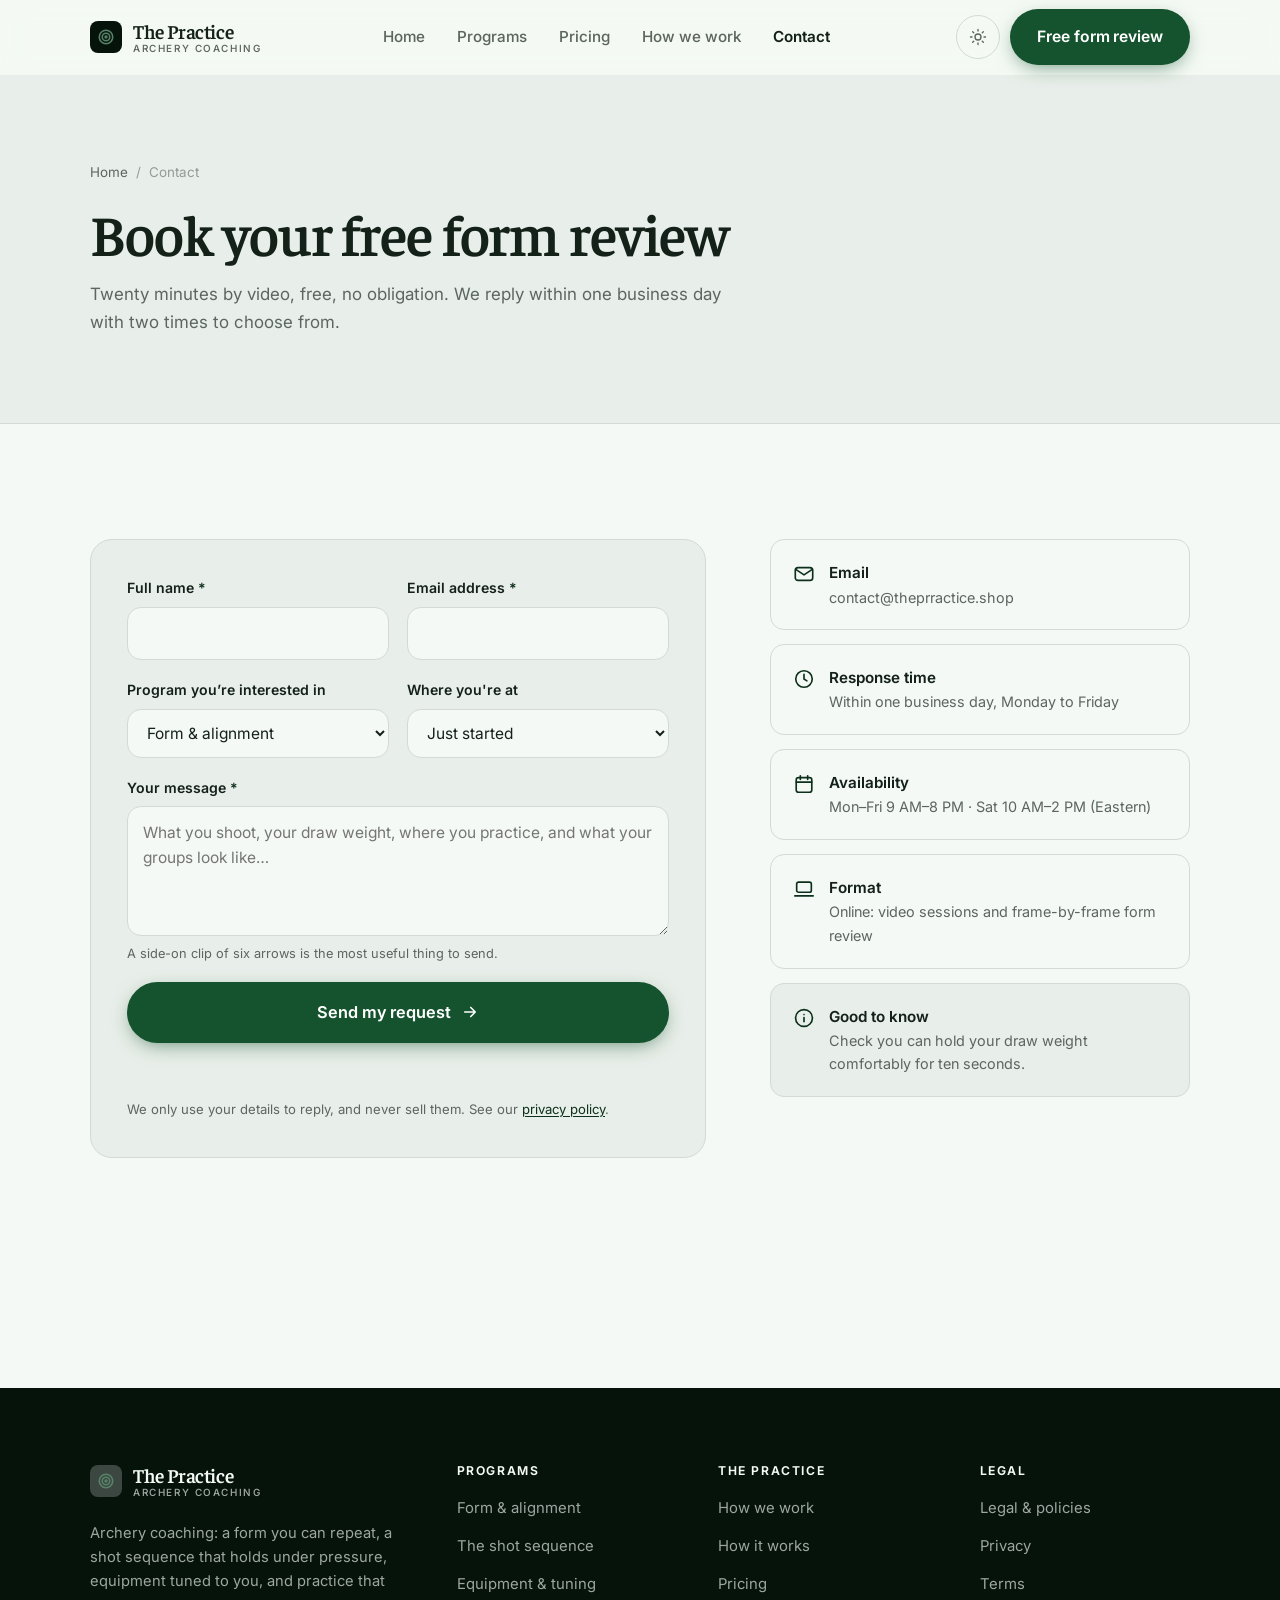
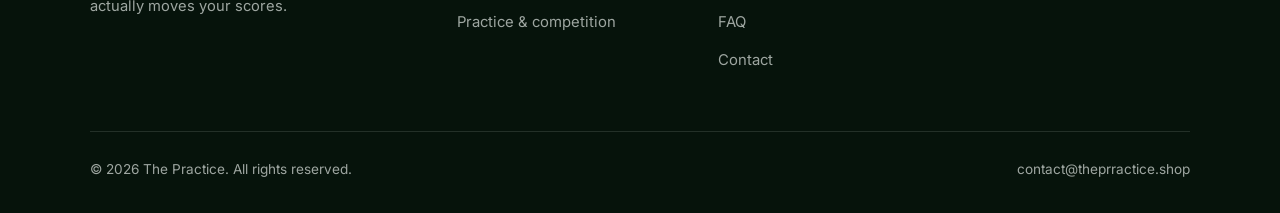
<file: contact.html>
<!DOCTYPE html>
<html lang="en" class="no-js">
<head>
<meta charset="utf-8">
<meta name="viewport" content="width=device-width, initial-scale=1">
<title>Contact — The Practice</title>
<meta name="description" content="Book your free 20-minute form review. We reply within one business day.">
<link rel="canonical" href="https://theprractice.shop/contact.html">

<meta property="og:type" content="website">
<meta property="og:url" content="https://theprractice.shop/contact.html">
<meta property="og:site_name" content="The Practice">
<meta property="og:locale" content="en_US">
<meta property="og:title" content="Contact — The Practice">
<meta property="og:description" content="Book your free 20-minute form review. We reply within one business day.">
<meta name="theme-color" content="#06130b">

<link rel="icon" href="assets/img/favicon.svg" type="image/svg+xml">
<link rel="preconnect" href="https://fonts.googleapis.com">
<link rel="preconnect" href="https://fonts.gstatic.com" crossorigin>
<link rel="stylesheet" href="https://fonts.googleapis.com/css2?family=Faustina:wght@400..700&family=Inter:wght@400..700&display=swap">
<link rel="stylesheet" href="assets/css/style.css">

<!-- Thème appliqué avant le premier rendu (évite le flash) -->
<script>
document.documentElement.classList.remove('no-js');
(function(){try{var t=localStorage.getItem('site-theme');if(t){document.documentElement.setAttribute('data-theme',t);}}catch(e){}})();
</script>
</head>

<body>
<a class="skip-link" href="#main">Skip to main content</a>

<header class="site-header">
  <nav class="wrap nav" aria-label="Main navigation">
    <a class="brand" href="index.html">
      <svg class="brand__mark" viewBox="0 0 64 64" aria-hidden="true">
        <rect class="bm-bg" width="64" height="64" rx="16"/>
        <g class="bm-ic" transform="translate(14 14) scale(1.5)" fill="none" stroke-width="2.1" stroke-linecap="round" stroke-linejoin="round"><circle cx="12" cy="12" r="9"/><circle cx="12" cy="12" r="5"/><circle cx="12" cy="12" r="1.2" fill="currentColor"/></g>
      </svg>
      <span>The Practice<span class="brand__sub">Archery coaching</span></span>
    </a>

    <ul class="nav__links" id="nav-links">
      <li><a href="index.html">Home</a></li>
      <li><a href="programs.html">Programs</a></li>
      <li><a href="index.html#pricing">Pricing</a></li>
      <li><a href="about.html">How we work</a></li>
      <li><a href="contact.html" aria-current="page">Contact</a></li>
      <li><a class="btn btn--primary" href="contact.html">Free form review</a></li>
    </ul>

    <div class="nav__cta">
      <button class="theme-toggle" type="button" aria-label="Switch to dark theme">
        <svg class="icon-sun" viewBox="0 0 24 24" fill="none" stroke="currentColor" stroke-width="1.8" stroke-linecap="round" aria-hidden="true"><circle cx="12" cy="12" r="4"/><path d="M12 2v2m0 16v2M2 12h2m16 0h2M4.9 4.9l1.4 1.4m11.4 11.4 1.4 1.4M19.1 4.9l-1.4 1.4M6.3 17.7l-1.4 1.4"/></svg>
        <svg class="icon-moon" viewBox="0 0 24 24" fill="none" stroke="currentColor" stroke-width="1.8" stroke-linecap="round" stroke-linejoin="round" aria-hidden="true"><path d="M21 12.8A9 9 0 1 1 11.2 3a7 7 0 0 0 9.8 9.8z"/></svg>
      </button>
      <a class="btn btn--primary" href="contact.html">Free form review</a>
      <button class="nav__toggle" type="button" aria-expanded="false" aria-controls="nav-links" aria-label="Open menu">
        <svg class="icon-open" viewBox="0 0 24 24" fill="none" stroke="currentColor" stroke-width="2" stroke-linecap="round" aria-hidden="true"><path d="M3 6h18M3 12h18M3 18h18"/></svg>
        <svg class="icon-close" viewBox="0 0 24 24" fill="none" stroke="currentColor" stroke-width="2" stroke-linecap="round" aria-hidden="true"><path d="M6 6l12 12M18 6L6 18"/></svg>
      </button>
    </div>
  </nav>
</header>

<main id="main">

<section class="page-head">
  <div class="wrap">
    <nav class="breadcrumb" aria-label="Breadcrumb">
      <a href="index.html">Home</a><span>/</span><span aria-current="page">Contact</span>
    </nav>
    <h1>Book your free form review</h1>
    <p>Twenty minutes by video, free, no obligation. We reply within one business day with two times to choose from.</p>
  </div>
</section>

<section class="section wrap">
  <div class="form-layout">

    <!--
      FORM: the action attribute holds a placeholder id. Create a free form at
      https://formspree.io and replace VOTRE_ID_FORMSPREE. Until then, the button
      opens the visitor's email app with a pre-filled message to contact@theprractice.shop.
    -->
    <form class="form" id="contact-form" action="https://formspree.io/f/VOTRE_ID_FORMSPREE" method="POST"
          data-email="contact@theprractice.shop" data-subject="Form review request"
          data-msg-mail="Your email app will open with the message ready to send." data-msg-sending="Sending…"
          data-msg-ok="Thanks! Your message is on its way. We reply within one business day." data-msg-err="Sending failed. Please email us directly at">
      <div class="form__row">
        <div class="field">
          <label for="nom">Full name <span class="req" aria-hidden="true">*</span></label>
          <input type="text" id="nom" name="nom" autocomplete="name" required>
        </div>
        <div class="field">
          <label for="email">Email address <span class="req" aria-hidden="true">*</span></label>
          <input type="email" id="email" name="email" autocomplete="email" required>
        </div>
      </div>

      <div class="form__row">
        <div class="field">
          <label for="programme">Program you’re interested in</label>
          <select id="programme" name="programme">
            <option>Form &amp; alignment</option>
            <option>The shot sequence</option>
            <option>Equipment &amp; tuning</option>
            <option>Practice &amp; competition</option>
            <option>Not sure yet</option>
          </select>
        </div>
        <div class="field">
          <label for="niveau">Where you're at</label>
          <select id="niveau" name="niveau">
            <option>Just started</option>
            <option>Shooting regularly</option>
            <option>Scoring, want consistency</option>
            <option>Competing</option>
          </select>
        </div>
      </div>

      <div class="field">
        <label for="message">Your message <span class="req" aria-hidden="true">*</span></label>
        <textarea id="message" name="message" required placeholder="What you shoot, your draw weight, where you practice, and what your groups look like…"></textarea>
        <span class="field__hint">A side-on clip of six arrows is the most useful thing to send.</span>
      </div>

      <!-- Bot trap: hidden from humans -->
      <div class="visually-hidden" aria-hidden="true">
        <label for="site-web">Leave this field empty</label>
        <input type="text" id="site-web" name="_gotcha" tabindex="-1" autocomplete="off">
      </div>

      <button class="btn btn--primary btn--lg" type="submit">Send my request <svg viewBox="0 0 24 24" fill="none" stroke="currentColor" stroke-width="2.2" stroke-linecap="round" stroke-linejoin="round" aria-hidden="true"><path d="M5 12h14M13 6l6 6-6 6"/></svg></button>

      <p id="form-status" class="form__status" role="status" aria-live="polite"></p>

      <p class="form__note">
        We only use your details to reply, and never sell them. See our <a href="legal.html#privacy">privacy policy</a>.
      </p>
    </form>

    <aside class="contact-aside">
      <div class="contact-card">
        <svg viewBox="0 0 24 24" fill="none" stroke="currentColor" stroke-width="1.8" stroke-linecap="round" stroke-linejoin="round" aria-hidden="true"><rect x="2.5" y="5" width="19" height="14" rx="3"/><path d="M3 7l9 6 9-6"/></svg>
        <div><b>Email</b><a href="mailto:contact@theprractice.shop">contact@theprractice.shop</a></div>
      </div>
      <div class="contact-card">
        <svg viewBox="0 0 24 24" fill="none" stroke="currentColor" stroke-width="1.8" stroke-linecap="round" stroke-linejoin="round" aria-hidden="true"><circle cx="12" cy="12" r="9"/><path d="M12 7v5l3.2 2"/></svg>
        <div><b>Response time</b><span>Within one business day, Monday to Friday</span></div>
      </div>
      <div class="contact-card">
        <svg viewBox="0 0 24 24" fill="none" stroke="currentColor" stroke-width="1.8" stroke-linecap="round" stroke-linejoin="round" aria-hidden="true"><rect x="3.5" y="5" width="17" height="16" rx="2.5"/><path d="M8 3v4M16 3v4M3.5 10h17"/></svg>
        <div><b>Availability</b><span>Mon–Fri 9 AM–8 PM · Sat 10 AM–2 PM (Eastern)</span></div>
      </div>
      <div class="contact-card">
        <svg viewBox="0 0 24 24" fill="none" stroke="currentColor" stroke-width="1.8" stroke-linecap="round" stroke-linejoin="round" aria-hidden="true"><rect x="4" y="4.5" width="16" height="11" rx="2"/><path d="M2 19.5h20"/></svg>
        <div><b>Format</b><span>Online: video sessions and frame-by-frame form review</span></div>
      </div>
      <div class="contact-card contact-card--soft">
        <svg viewBox="0 0 24 24" fill="none" stroke="currentColor" stroke-width="1.8" stroke-linecap="round" stroke-linejoin="round" aria-hidden="true"><circle cx="12" cy="12" r="9.2"/><path d="M12 16v-4.5M12 8.2v.1"/></svg>
        <div><b>Good to know</b><span>Check you can hold your draw weight comfortably for ten seconds.</span></div>
      </div>
    </aside>

  </div>
</section>

</main>

<footer class="site-footer">
  <div class="wrap">
    <div class="footer__grid">
      <div class="footer__brand">
        <a class="brand" href="index.html">
          <svg class="brand__mark" viewBox="0 0 64 64" aria-hidden="true">
        <rect class="bm-bg" width="64" height="64" rx="16"/>
        <g class="bm-ic" transform="translate(14 14) scale(1.5)" fill="none" stroke-width="2.1" stroke-linecap="round" stroke-linejoin="round"><circle cx="12" cy="12" r="9"/><circle cx="12" cy="12" r="5"/><circle cx="12" cy="12" r="1.2" fill="currentColor"/></g>
      </svg>
          <span>The Practice<span class="brand__sub">Archery coaching</span></span>
        </a>
        <p>Archery coaching: a form you can repeat, a shot sequence that holds under pressure, equipment tuned to you, and practice that actually moves your scores.</p>
      </div>

      <div class="footer__col">
        <h4>Programs</h4>
        <ul>
          <li><a href="programs.html#form">Form &amp; alignment</a></li>
          <li><a href="programs.html#sequence">The shot sequence</a></li>
          <li><a href="programs.html#tuning">Equipment &amp; tuning</a></li>
          <li><a href="programs.html#practice">Practice &amp; competition</a></li>
        </ul>
      </div>

      <div class="footer__col">
        <h4>The Practice</h4>
        <ul>
          <li><a href="about.html">How we work</a></li>
          <li><a href="index.html#how-it-works">How it works</a></li>
          <li><a href="index.html#pricing">Pricing</a></li>
          <li><a href="index.html#faq">FAQ</a></li>
          <li><a href="contact.html">Contact</a></li>
        </ul>
      </div>

      <div class="footer__col">
        <h4>Legal</h4>
        <ul>
          <li><a href="legal.html">Legal &amp; policies</a></li>
          <li><a href="legal.html#privacy">Privacy</a></li>
          <li><a href="legal.html#terms">Terms</a></li>
        </ul>
      </div>
    </div>

    <div class="footer__bottom">
      <p>© <span data-year>2026</span> The Practice. All rights reserved.</p>
      <p><a href="mailto:contact@theprractice.shop">contact@theprractice.shop</a></p>
    </div>
  </div>
</footer>

<script src="assets/js/main.js" defer></script>
</body>
</html>
</file>
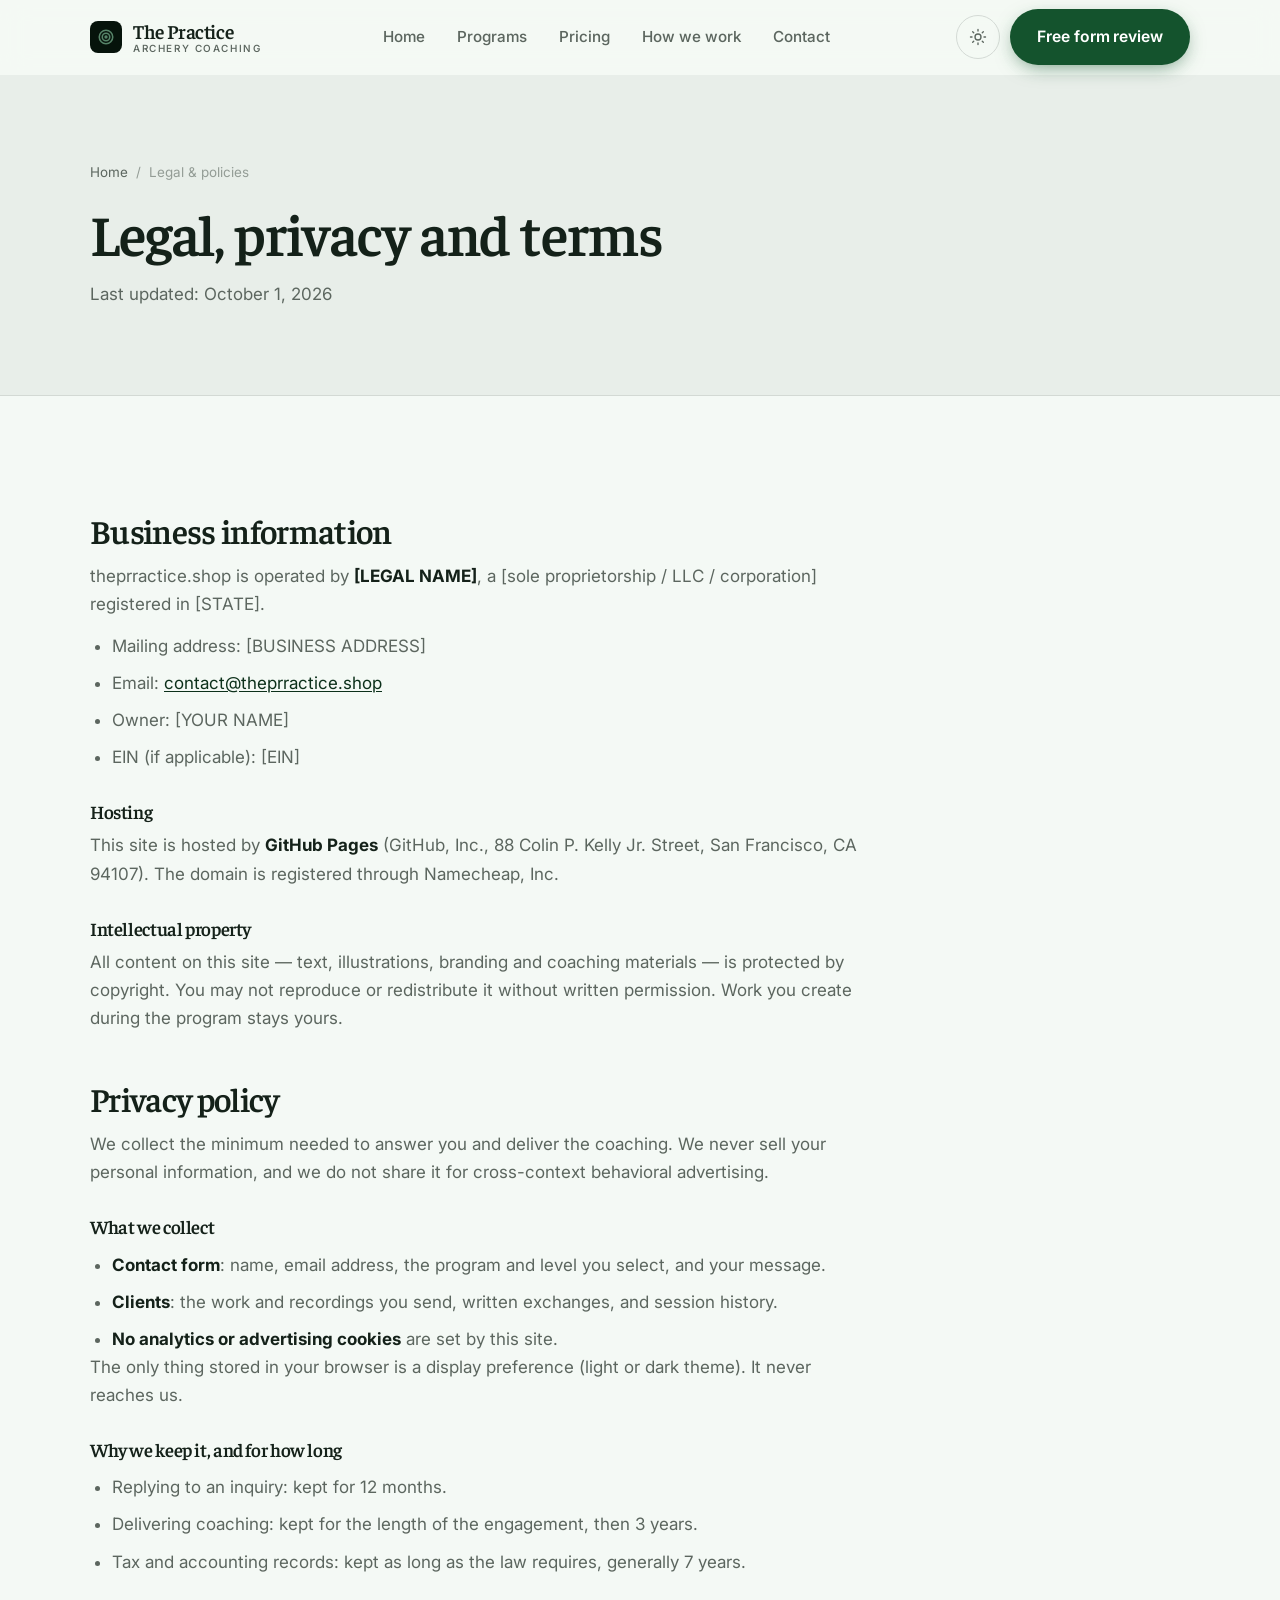
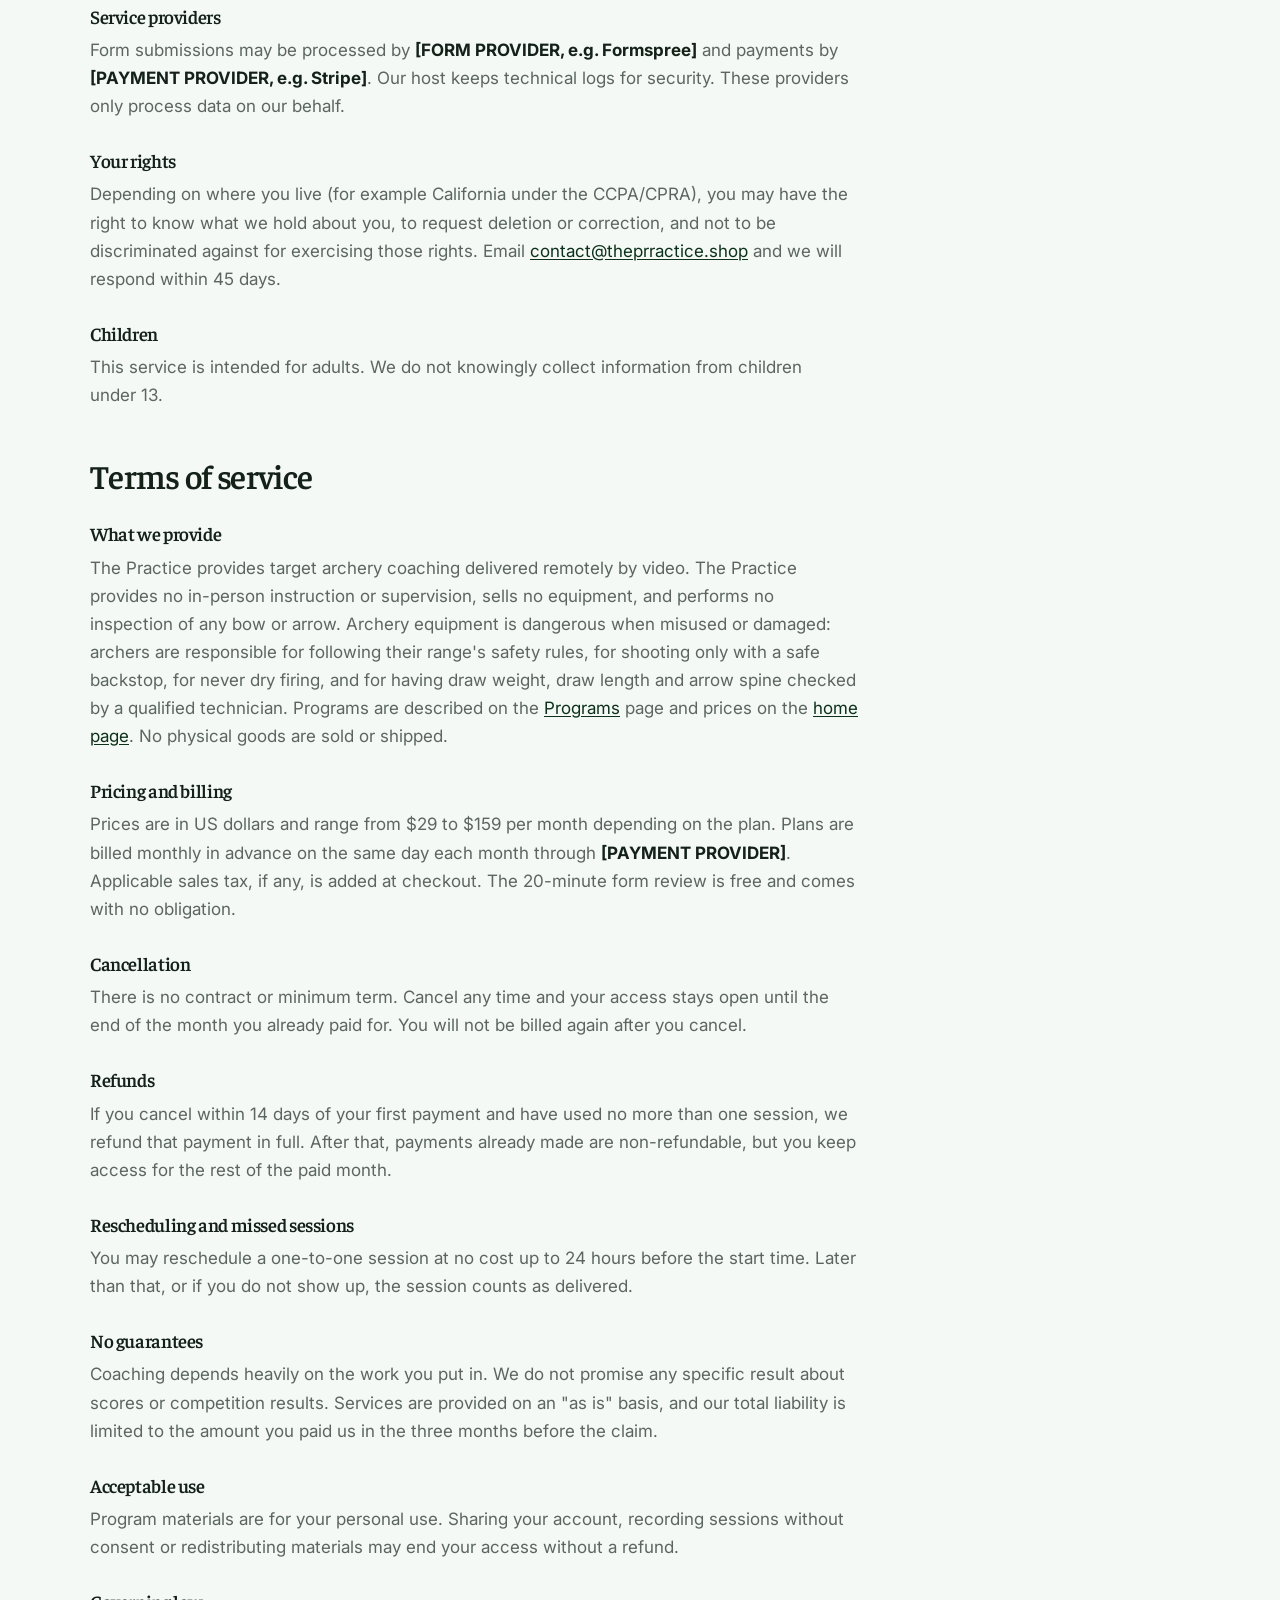
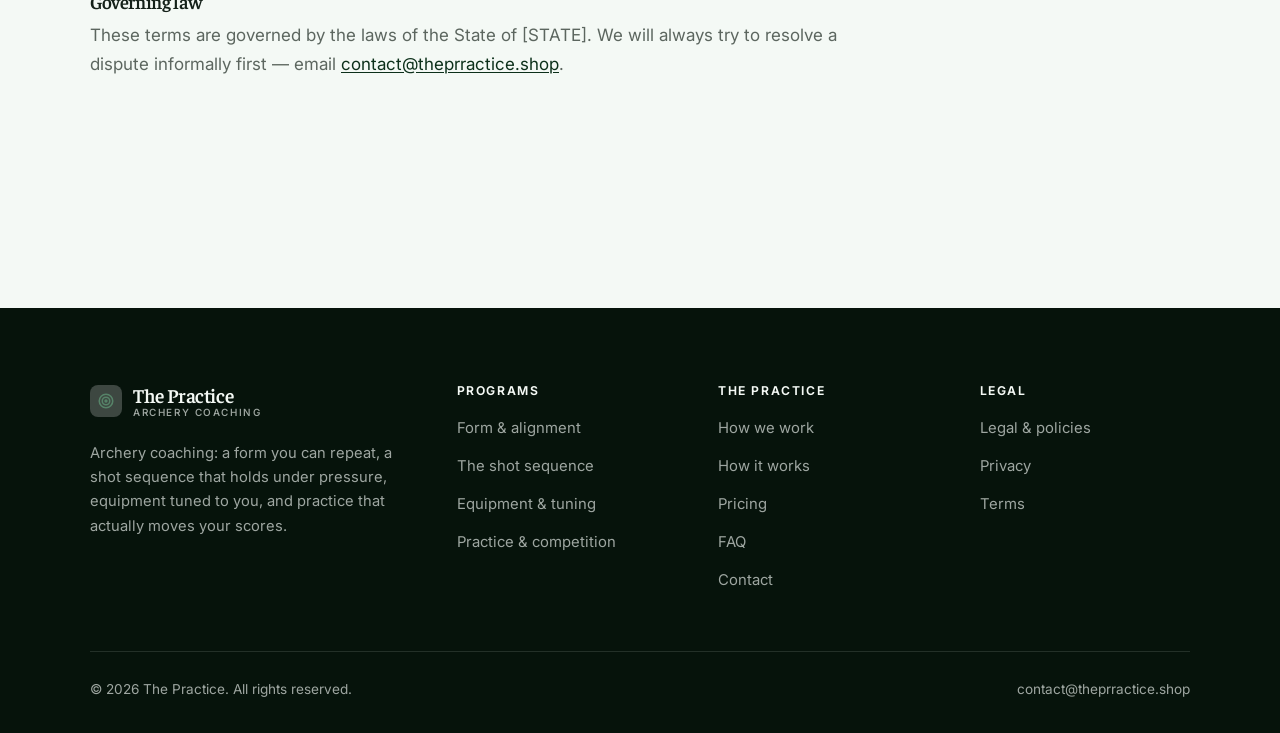
<file: legal.html>
<!DOCTYPE html>
<html lang="en" class="no-js">
<head>
<meta charset="utf-8">
<meta name="viewport" content="width=device-width, initial-scale=1">
<title>Legal, privacy and terms — The Practice</title>
<meta name="description" content="Business information, privacy policy and terms of service for The Practice.">
<meta name="robots" content="noindex">

<meta property="og:type" content="website">
<meta property="og:url" content="https://theprractice.shop/legal.html">
<meta property="og:site_name" content="The Practice">
<meta property="og:locale" content="en_US">
<meta property="og:title" content="Legal, privacy and terms — The Practice">
<meta property="og:description" content="Business information, privacy policy and terms of service for The Practice.">
<meta name="theme-color" content="#06130b">

<link rel="icon" href="assets/img/favicon.svg" type="image/svg+xml">
<link rel="preconnect" href="https://fonts.googleapis.com">
<link rel="preconnect" href="https://fonts.gstatic.com" crossorigin>
<link rel="stylesheet" href="https://fonts.googleapis.com/css2?family=Faustina:wght@400..700&family=Inter:wght@400..700&display=swap">
<link rel="stylesheet" href="assets/css/style.css">

<!-- Thème appliqué avant le premier rendu (évite le flash) -->
<script>
document.documentElement.classList.remove('no-js');
(function(){try{var t=localStorage.getItem('site-theme');if(t){document.documentElement.setAttribute('data-theme',t);}}catch(e){}})();
</script>
</head>

<body>
<a class="skip-link" href="#main">Skip to main content</a>

<header class="site-header">
  <nav class="wrap nav" aria-label="Main navigation">
    <a class="brand" href="index.html">
      <svg class="brand__mark" viewBox="0 0 64 64" aria-hidden="true">
        <rect class="bm-bg" width="64" height="64" rx="16"/>
        <g class="bm-ic" transform="translate(14 14) scale(1.5)" fill="none" stroke-width="2.1" stroke-linecap="round" stroke-linejoin="round"><circle cx="12" cy="12" r="9"/><circle cx="12" cy="12" r="5"/><circle cx="12" cy="12" r="1.2" fill="currentColor"/></g>
      </svg>
      <span>The Practice<span class="brand__sub">Archery coaching</span></span>
    </a>

    <ul class="nav__links" id="nav-links">
      <li><a href="index.html">Home</a></li>
      <li><a href="programs.html">Programs</a></li>
      <li><a href="index.html#pricing">Pricing</a></li>
      <li><a href="about.html">How we work</a></li>
      <li><a href="contact.html">Contact</a></li>
      <li><a class="btn btn--primary" href="contact.html">Free form review</a></li>
    </ul>

    <div class="nav__cta">
      <button class="theme-toggle" type="button" aria-label="Switch to dark theme">
        <svg class="icon-sun" viewBox="0 0 24 24" fill="none" stroke="currentColor" stroke-width="1.8" stroke-linecap="round" aria-hidden="true"><circle cx="12" cy="12" r="4"/><path d="M12 2v2m0 16v2M2 12h2m16 0h2M4.9 4.9l1.4 1.4m11.4 11.4 1.4 1.4M19.1 4.9l-1.4 1.4M6.3 17.7l-1.4 1.4"/></svg>
        <svg class="icon-moon" viewBox="0 0 24 24" fill="none" stroke="currentColor" stroke-width="1.8" stroke-linecap="round" stroke-linejoin="round" aria-hidden="true"><path d="M21 12.8A9 9 0 1 1 11.2 3a7 7 0 0 0 9.8 9.8z"/></svg>
      </button>
      <a class="btn btn--primary" href="contact.html">Free form review</a>
      <button class="nav__toggle" type="button" aria-expanded="false" aria-controls="nav-links" aria-label="Open menu">
        <svg class="icon-open" viewBox="0 0 24 24" fill="none" stroke="currentColor" stroke-width="2" stroke-linecap="round" aria-hidden="true"><path d="M3 6h18M3 12h18M3 18h18"/></svg>
        <svg class="icon-close" viewBox="0 0 24 24" fill="none" stroke="currentColor" stroke-width="2" stroke-linecap="round" aria-hidden="true"><path d="M6 6l12 12M18 6L6 18"/></svg>
      </button>
    </div>
  </nav>
</header>

<main id="main">

<section class="page-head">
  <div class="wrap">
    <nav class="breadcrumb" aria-label="Breadcrumb">
      <a href="index.html">Home</a><span>/</span><span aria-current="page">Legal &amp; policies</span>
    </nav>
    <h1>Legal, privacy and terms</h1>
    <p>Last updated: <time datetime="2026-10-01">October 1, 2026</time></p>
  </div>
</section>

<section class="section wrap">
  <div class="prose">

    <!--
      TO DO: this is a skeleton, not legal advice. Replace every [BRACKET] with
      your real details before selling, and have a lawyer review it if you can.
      Consumer protection rules differ by state.
    -->

    <h2 id="business">Business information</h2>
    <p>
      theprractice.shop is operated by <strong>[LEGAL NAME]</strong>, a [sole proprietorship / LLC / corporation]
      registered in [STATE].
    </p>
    <ul>
      <li>Mailing address: [BUSINESS ADDRESS]</li>
      <li>Email: <a href="mailto:contact@theprractice.shop">contact@theprractice.shop</a></li>
      <li>Owner: [YOUR NAME]</li>
      <li>EIN (if applicable): [EIN]</li>
    </ul>

    <h3>Hosting</h3>
    <p>
      This site is hosted by <strong>GitHub Pages</strong> (GitHub, Inc., 88 Colin P. Kelly Jr. Street,
      San Francisco, CA 94107). The domain is registered through Namecheap, Inc.
    </p>

    <h3>Intellectual property</h3>
    <p>
      All content on this site — text, illustrations, branding and coaching materials — is protected by
      copyright. You may not reproduce or redistribute it without written permission. Work you create during
      the program stays yours.
    </p>

    <h2 id="privacy">Privacy policy</h2>
    <p>
      We collect the minimum needed to answer you and deliver the coaching. We never sell your personal
      information, and we do not share it for cross-context behavioral advertising.
    </p>
    <h3>What we collect</h3>
    <ul>
      <li><strong>Contact form</strong>: name, email address, the program and level you select, and your message.</li>
      <li><strong>Clients</strong>: the work and recordings you send, written exchanges, and session history.</li>
      <li><strong>No analytics or advertising cookies</strong> are set by this site.</li>
    </ul>
    <p>
      The only thing stored in your browser is a display preference (light or dark theme). It never reaches us.
    </p>
    <h3>Why we keep it, and for how long</h3>
    <ul>
      <li>Replying to an inquiry: kept for 12 months.</li>
      <li>Delivering coaching: kept for the length of the engagement, then 3 years.</li>
      <li>Tax and accounting records: kept as long as the law requires, generally 7 years.</li>
    </ul>
    <h3>Service providers</h3>
    <p>
      Form submissions may be processed by <strong>[FORM PROVIDER, e.g. Formspree]</strong> and payments by
      <strong>[PAYMENT PROVIDER, e.g. Stripe]</strong>. Our host keeps technical logs for security. These
      providers only process data on our behalf.
    </p>
    <h3>Your rights</h3>
    <p>
      Depending on where you live (for example California under the CCPA/CPRA), you may have the right to
      know what we hold about you, to request deletion or correction, and not to be discriminated against for
      exercising those rights. Email <a href="mailto:contact@theprractice.shop">contact@theprractice.shop</a> and we will respond within 45 days.
    </p>
    <h3>Children</h3>
    <p>
      This service is intended for adults. We do not knowingly collect information from children under 13.
    </p>

    <h2 id="terms">Terms of service</h2>
    <h3>What we provide</h3>
    <p>
      The Practice provides target archery coaching delivered remotely by video. The Practice provides no in-person instruction or supervision, sells no equipment, and performs no inspection of any bow or arrow. Archery equipment is dangerous when misused or damaged: archers are responsible for following their range's safety rules, for shooting only with a safe backstop, for never dry firing, and for having draw weight, draw length and arrow spine checked by a qualified technician. Programs are described on the
      <a href="programs.html">Programs</a> page and prices on the <a href="index.html#pricing">home page</a>.
      No physical goods are sold or shipped.
    </p>
    <h3>Pricing and billing</h3>
    <p>
      Prices are in US dollars and range from $29 to $159 per month
      depending on the plan. Plans are billed monthly in advance on the same day each month through
      <strong>[PAYMENT PROVIDER]</strong>. Applicable sales tax, if any, is added at checkout.
      The 20-minute form review is free and comes with no obligation.
    </p>
    <h3>Cancellation</h3>
    <p>
      There is no contract or minimum term. Cancel any time and your access stays open until the end of the
      month you already paid for. You will not be billed again after you cancel.
    </p>
    <h3>Refunds</h3>
    <p>
      If you cancel within 14 days of your first payment and have used no more than one session, we refund
      that payment in full. After that, payments already made are non-refundable, but you keep access for the
      rest of the paid month.
    </p>
    <h3>Rescheduling and missed sessions</h3>
    <p>
      You may reschedule a one-to-one session at no cost up to 24 hours before the start time. Later than
      that, or if you do not show up, the session counts as delivered.
    </p>
    <h3>No guarantees</h3>
    <p>
      Coaching depends heavily on the work you put in. We do not promise any specific result
      about scores or competition results. Services are provided on an "as is" basis, and our total
      liability is limited to the amount you paid us in the three months before the claim.
    </p>
    <h3>Acceptable use</h3>
    <p>
      Program materials are for your personal use. Sharing your account, recording sessions without consent
      or redistributing materials may end your access without a refund.
    </p>
    <h3>Governing law</h3>
    <p>
      These terms are governed by the laws of the State of [STATE]. We will always try to resolve a dispute
      informally first — email <a href="mailto:contact@theprractice.shop">contact@theprractice.shop</a>.
    </p>

  </div>
</section>

</main>

<footer class="site-footer">
  <div class="wrap">
    <div class="footer__grid">
      <div class="footer__brand">
        <a class="brand" href="index.html">
          <svg class="brand__mark" viewBox="0 0 64 64" aria-hidden="true">
        <rect class="bm-bg" width="64" height="64" rx="16"/>
        <g class="bm-ic" transform="translate(14 14) scale(1.5)" fill="none" stroke-width="2.1" stroke-linecap="round" stroke-linejoin="round"><circle cx="12" cy="12" r="9"/><circle cx="12" cy="12" r="5"/><circle cx="12" cy="12" r="1.2" fill="currentColor"/></g>
      </svg>
          <span>The Practice<span class="brand__sub">Archery coaching</span></span>
        </a>
        <p>Archery coaching: a form you can repeat, a shot sequence that holds under pressure, equipment tuned to you, and practice that actually moves your scores.</p>
      </div>

      <div class="footer__col">
        <h4>Programs</h4>
        <ul>
          <li><a href="programs.html#form">Form &amp; alignment</a></li>
          <li><a href="programs.html#sequence">The shot sequence</a></li>
          <li><a href="programs.html#tuning">Equipment &amp; tuning</a></li>
          <li><a href="programs.html#practice">Practice &amp; competition</a></li>
        </ul>
      </div>

      <div class="footer__col">
        <h4>The Practice</h4>
        <ul>
          <li><a href="about.html">How we work</a></li>
          <li><a href="index.html#how-it-works">How it works</a></li>
          <li><a href="index.html#pricing">Pricing</a></li>
          <li><a href="index.html#faq">FAQ</a></li>
          <li><a href="contact.html">Contact</a></li>
        </ul>
      </div>

      <div class="footer__col">
        <h4>Legal</h4>
        <ul>
          <li><a href="legal.html">Legal &amp; policies</a></li>
          <li><a href="legal.html#privacy">Privacy</a></li>
          <li><a href="legal.html#terms">Terms</a></li>
        </ul>
      </div>
    </div>

    <div class="footer__bottom">
      <p>© <span data-year>2026</span> The Practice. All rights reserved.</p>
      <p><a href="mailto:contact@theprractice.shop">contact@theprractice.shop</a></p>
    </div>
  </div>
</footer>

<script src="assets/js/main.js" defer></script>
</body>
</html>
</file>
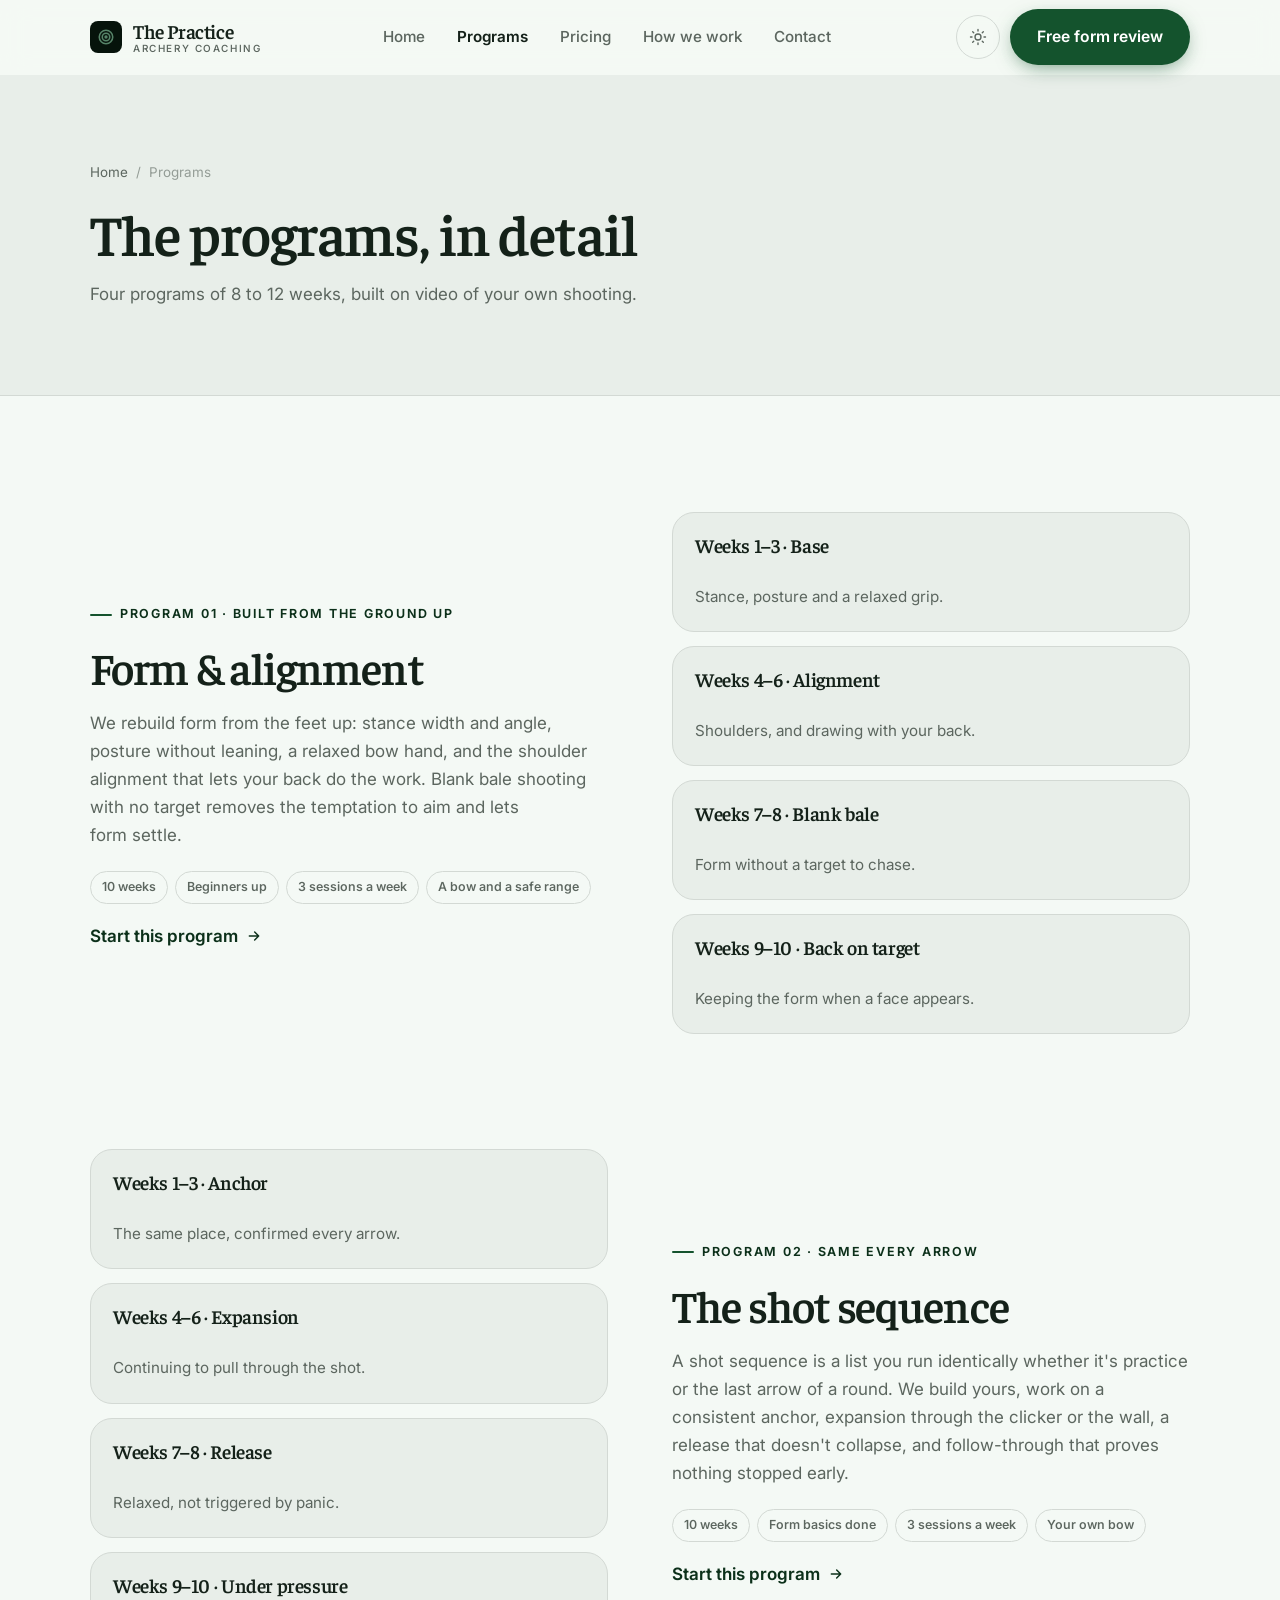
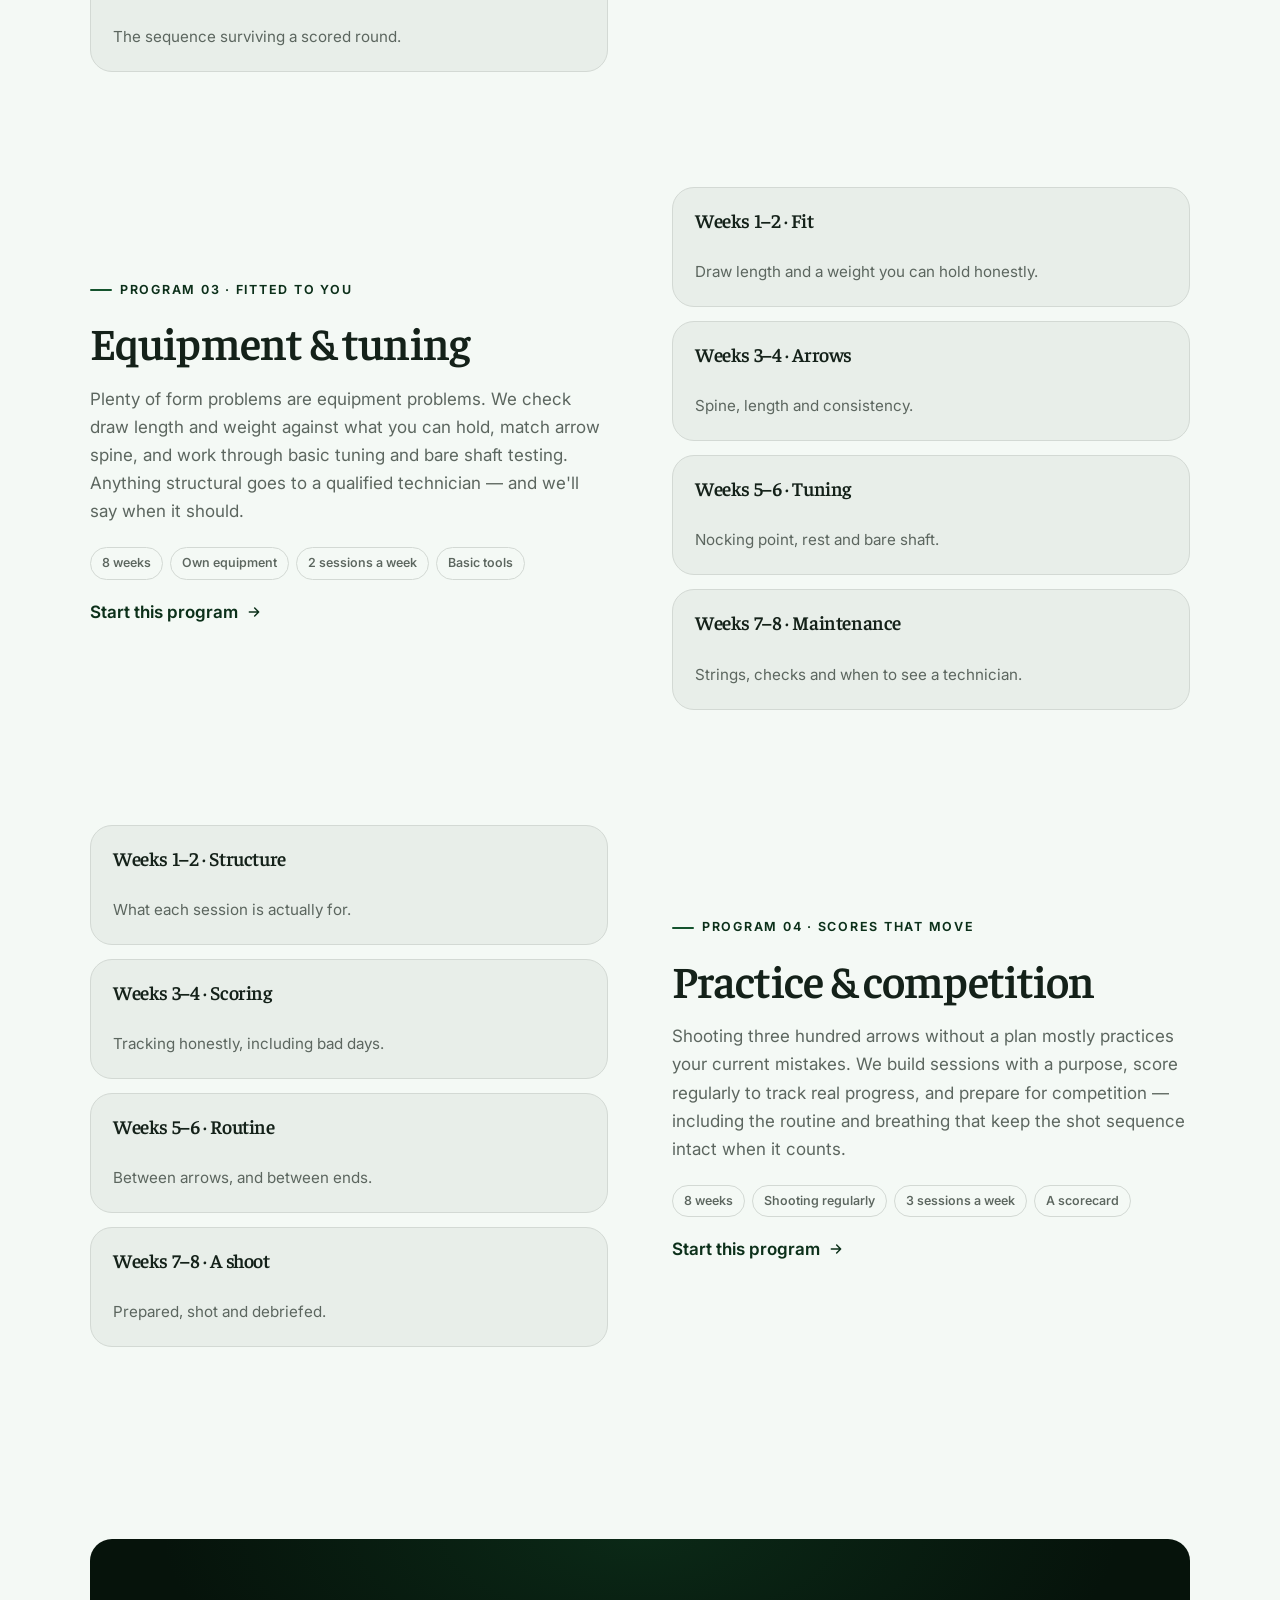
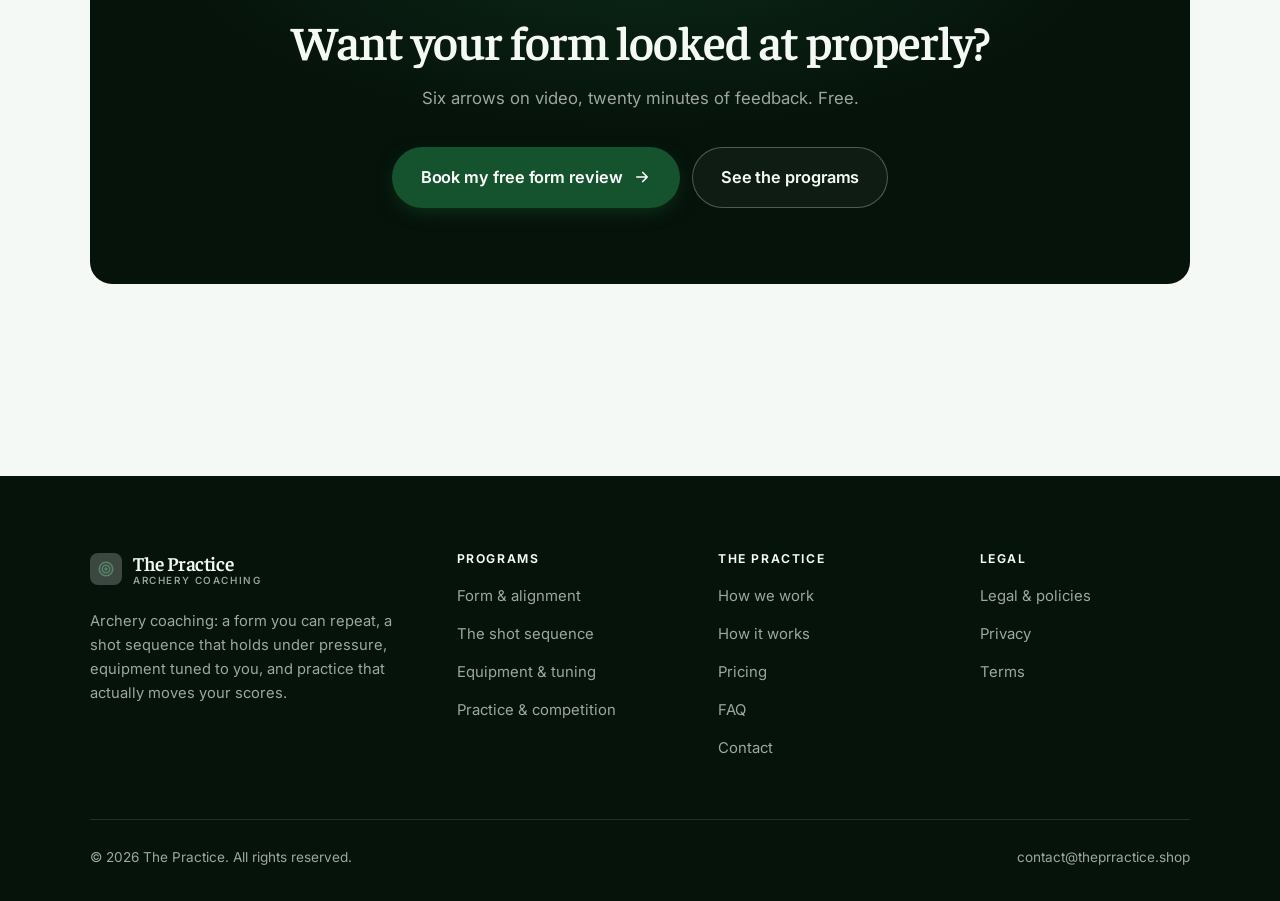
<file: programs.html>
<!DOCTYPE html>
<html lang="en" class="no-js">
<head>
<meta charset="utf-8">
<meta name="viewport" content="width=device-width, initial-scale=1">
<title>Programs — The Practice</title>
<meta name="description" content="Archery coaching programs: form and alignment, the shot sequence, equipment and tuning, practice and competition.">
<link rel="canonical" href="https://theprractice.shop/programs.html">

<meta property="og:type" content="website">
<meta property="og:url" content="https://theprractice.shop/programs.html">
<meta property="og:site_name" content="The Practice">
<meta property="og:locale" content="en_US">
<meta property="og:title" content="Programs — The Practice">
<meta property="og:description" content="Archery coaching programs: form and alignment, the shot sequence, equipment and tuning, practice and competition.">
<meta name="theme-color" content="#06130b">

<link rel="icon" href="assets/img/favicon.svg" type="image/svg+xml">
<link rel="preconnect" href="https://fonts.googleapis.com">
<link rel="preconnect" href="https://fonts.gstatic.com" crossorigin>
<link rel="stylesheet" href="https://fonts.googleapis.com/css2?family=Faustina:wght@400..700&family=Inter:wght@400..700&display=swap">
<link rel="stylesheet" href="assets/css/style.css">

<!-- Thème appliqué avant le premier rendu (évite le flash) -->
<script>
document.documentElement.classList.remove('no-js');
(function(){try{var t=localStorage.getItem('site-theme');if(t){document.documentElement.setAttribute('data-theme',t);}}catch(e){}})();
</script>
</head>

<body>
<a class="skip-link" href="#main">Skip to main content</a>

<header class="site-header">
  <nav class="wrap nav" aria-label="Main navigation">
    <a class="brand" href="index.html">
      <svg class="brand__mark" viewBox="0 0 64 64" aria-hidden="true">
        <rect class="bm-bg" width="64" height="64" rx="16"/>
        <g class="bm-ic" transform="translate(14 14) scale(1.5)" fill="none" stroke-width="2.1" stroke-linecap="round" stroke-linejoin="round"><circle cx="12" cy="12" r="9"/><circle cx="12" cy="12" r="5"/><circle cx="12" cy="12" r="1.2" fill="currentColor"/></g>
      </svg>
      <span>The Practice<span class="brand__sub">Archery coaching</span></span>
    </a>

    <ul class="nav__links" id="nav-links">
      <li><a href="index.html">Home</a></li>
      <li><a href="programs.html" aria-current="page">Programs</a></li>
      <li><a href="index.html#pricing">Pricing</a></li>
      <li><a href="about.html">How we work</a></li>
      <li><a href="contact.html">Contact</a></li>
      <li><a class="btn btn--primary" href="contact.html">Free form review</a></li>
    </ul>

    <div class="nav__cta">
      <button class="theme-toggle" type="button" aria-label="Switch to dark theme">
        <svg class="icon-sun" viewBox="0 0 24 24" fill="none" stroke="currentColor" stroke-width="1.8" stroke-linecap="round" aria-hidden="true"><circle cx="12" cy="12" r="4"/><path d="M12 2v2m0 16v2M2 12h2m16 0h2M4.9 4.9l1.4 1.4m11.4 11.4 1.4 1.4M19.1 4.9l-1.4 1.4M6.3 17.7l-1.4 1.4"/></svg>
        <svg class="icon-moon" viewBox="0 0 24 24" fill="none" stroke="currentColor" stroke-width="1.8" stroke-linecap="round" stroke-linejoin="round" aria-hidden="true"><path d="M21 12.8A9 9 0 1 1 11.2 3a7 7 0 0 0 9.8 9.8z"/></svg>
      </button>
      <a class="btn btn--primary" href="contact.html">Free form review</a>
      <button class="nav__toggle" type="button" aria-expanded="false" aria-controls="nav-links" aria-label="Open menu">
        <svg class="icon-open" viewBox="0 0 24 24" fill="none" stroke="currentColor" stroke-width="2" stroke-linecap="round" aria-hidden="true"><path d="M3 6h18M3 12h18M3 18h18"/></svg>
        <svg class="icon-close" viewBox="0 0 24 24" fill="none" stroke="currentColor" stroke-width="2" stroke-linecap="round" aria-hidden="true"><path d="M6 6l12 12M18 6L6 18"/></svg>
      </button>
    </div>
  </nav>
</header>

<main id="main">

<section class="page-head">
  <div class="wrap">
    <nav class="breadcrumb" aria-label="Breadcrumb">
      <a href="index.html">Home</a><span>/</span><span aria-current="page">Programs</span>
    </nav>
    <h1>The programs, in detail</h1>
    <p>Four programs of 8 to 12 weeks, built on video of your own shooting.</p>
  </div>
</section>

<section class="section wrap" id="form">
  <div class="split reveal">
    <div>
      <span class="eyebrow">Program 01 · Built from the ground up</span>
      <h2>Form &amp; alignment</h2>
      <p>We rebuild form from the feet up: stance width and angle, posture without leaning, a relaxed bow hand, and the shoulder alignment that lets your back do the work. Blank bale shooting with no target removes the temptation to aim and lets form settle.</p>
      <ul class="tags"><li>10 weeks</li><li>Beginners up</li><li>3 sessions a week</li><li>A bow and a safe range</li></ul>
      <p><a class="arrow-link" href="contact.html">Start this program <svg viewBox="0 0 24 24" fill="none" stroke="currentColor" stroke-width="2.2" stroke-linecap="round" stroke-linejoin="round" aria-hidden="true"><path d="M5 12h14M13 6l6 6-6 6"/></svg></a></p>
    </div>
    <div class="grid grid--2 grid--tight">
      <article class="card card--sm">
        <h3>Weeks 1–3 · Base</h3>
        <p>Stance, posture and a relaxed grip.</p>
      </article>
      <article class="card card--sm">
        <h3>Weeks 4–6 · Alignment</h3>
        <p>Shoulders, and drawing with your back.</p>
      </article>
      <article class="card card--sm">
        <h3>Weeks 7–8 · Blank bale</h3>
        <p>Form without a target to chase.</p>
      </article>
      <article class="card card--sm">
        <h3>Weeks 9–10 · Back on target</h3>
        <p>Keeping the form when a face appears.</p>
      </article>
    </div>
  </div>
</section>

<section class="section section--flush wrap" id="sequence">
  <div class="split reveal">
    <div class="grid grid--2 grid--tight">
      <article class="card card--sm">
        <h3>Weeks 1–3 · Anchor</h3>
        <p>The same place, confirmed every arrow.</p>
      </article>
      <article class="card card--sm">
        <h3>Weeks 4–6 · Expansion</h3>
        <p>Continuing to pull through the shot.</p>
      </article>
      <article class="card card--sm">
        <h3>Weeks 7–8 · Release</h3>
        <p>Relaxed, not triggered by panic.</p>
      </article>
      <article class="card card--sm">
        <h3>Weeks 9–10 · Under pressure</h3>
        <p>The sequence surviving a scored round.</p>
      </article>
    </div>
    <div>
      <span class="eyebrow">Program 02 · Same every arrow</span>
      <h2>The shot sequence</h2>
      <p>A shot sequence is a list you run identically whether it's practice or the last arrow of a round. We build yours, work on a consistent anchor, expansion through the clicker or the wall, a release that doesn't collapse, and follow-through that proves nothing stopped early.</p>
      <ul class="tags"><li>10 weeks</li><li>Form basics done</li><li>3 sessions a week</li><li>Your own bow</li></ul>
      <p><a class="arrow-link" href="contact.html">Start this program <svg viewBox="0 0 24 24" fill="none" stroke="currentColor" stroke-width="2.2" stroke-linecap="round" stroke-linejoin="round" aria-hidden="true"><path d="M5 12h14M13 6l6 6-6 6"/></svg></a></p>
    </div>
  </div>
</section>

<section class="section section--flush wrap" id="tuning">
  <div class="split reveal">
    <div>
      <span class="eyebrow">Program 03 · Fitted to you</span>
      <h2>Equipment &amp; tuning</h2>
      <p>Plenty of form problems are equipment problems. We check draw length and weight against what you can hold, match arrow spine, and work through basic tuning and bare shaft testing. Anything structural goes to a qualified technician — and we'll say when it should.</p>
      <ul class="tags"><li>8 weeks</li><li>Own equipment</li><li>2 sessions a week</li><li>Basic tools</li></ul>
      <p><a class="arrow-link" href="contact.html">Start this program <svg viewBox="0 0 24 24" fill="none" stroke="currentColor" stroke-width="2.2" stroke-linecap="round" stroke-linejoin="round" aria-hidden="true"><path d="M5 12h14M13 6l6 6-6 6"/></svg></a></p>
    </div>
    <div class="grid grid--2 grid--tight">
      <article class="card card--sm">
        <h3>Weeks 1–2 · Fit</h3>
        <p>Draw length and a weight you can hold honestly.</p>
      </article>
      <article class="card card--sm">
        <h3>Weeks 3–4 · Arrows</h3>
        <p>Spine, length and consistency.</p>
      </article>
      <article class="card card--sm">
        <h3>Weeks 5–6 · Tuning</h3>
        <p>Nocking point, rest and bare shaft.</p>
      </article>
      <article class="card card--sm">
        <h3>Weeks 7–8 · Maintenance</h3>
        <p>Strings, checks and when to see a technician.</p>
      </article>
    </div>
  </div>
</section>

<section class="section section--flush wrap" id="practice">
  <div class="split reveal">
    <div class="grid grid--2 grid--tight">
      <article class="card card--sm">
        <h3>Weeks 1–2 · Structure</h3>
        <p>What each session is actually for.</p>
      </article>
      <article class="card card--sm">
        <h3>Weeks 3–4 · Scoring</h3>
        <p>Tracking honestly, including bad days.</p>
      </article>
      <article class="card card--sm">
        <h3>Weeks 5–6 · Routine</h3>
        <p>Between arrows, and between ends.</p>
      </article>
      <article class="card card--sm">
        <h3>Weeks 7–8 · A shoot</h3>
        <p>Prepared, shot and debriefed.</p>
      </article>
    </div>
    <div>
      <span class="eyebrow">Program 04 · Scores that move</span>
      <h2>Practice &amp; competition</h2>
      <p>Shooting three hundred arrows without a plan mostly practices your current mistakes. We build sessions with a purpose, score regularly to track real progress, and prepare for competition — including the routine and breathing that keep the shot sequence intact when it counts.</p>
      <ul class="tags"><li>8 weeks</li><li>Shooting regularly</li><li>3 sessions a week</li><li>A scorecard</li></ul>
      <p><a class="arrow-link" href="contact.html">Start this program <svg viewBox="0 0 24 24" fill="none" stroke="currentColor" stroke-width="2.2" stroke-linecap="round" stroke-linejoin="round" aria-hidden="true"><path d="M5 12h14M13 6l6 6-6 6"/></svg></a></p>
    </div>
  </div>
</section>

<section class="wrap section--tight">
  <div class="cta-band reveal">
    <h2>Want your form looked at properly?</h2>
    <p>Six arrows on video, twenty minutes of feedback. Free.</p>
    <div class="hero__actions">
      <a class="btn btn--primary btn--lg" href="contact.html">Book my free form review <svg viewBox="0 0 24 24" fill="none" stroke="currentColor" stroke-width="2.2" stroke-linecap="round" stroke-linejoin="round" aria-hidden="true"><path d="M5 12h14M13 6l6 6-6 6"/></svg></a>
      <a class="btn btn--on-dark btn--lg" href="programs.html">See the programs</a>
    </div>
  </div>
</section>

</main>

<footer class="site-footer">
  <div class="wrap">
    <div class="footer__grid">
      <div class="footer__brand">
        <a class="brand" href="index.html">
          <svg class="brand__mark" viewBox="0 0 64 64" aria-hidden="true">
        <rect class="bm-bg" width="64" height="64" rx="16"/>
        <g class="bm-ic" transform="translate(14 14) scale(1.5)" fill="none" stroke-width="2.1" stroke-linecap="round" stroke-linejoin="round"><circle cx="12" cy="12" r="9"/><circle cx="12" cy="12" r="5"/><circle cx="12" cy="12" r="1.2" fill="currentColor"/></g>
      </svg>
          <span>The Practice<span class="brand__sub">Archery coaching</span></span>
        </a>
        <p>Archery coaching: a form you can repeat, a shot sequence that holds under pressure, equipment tuned to you, and practice that actually moves your scores.</p>
      </div>

      <div class="footer__col">
        <h4>Programs</h4>
        <ul>
          <li><a href="programs.html#form">Form &amp; alignment</a></li>
          <li><a href="programs.html#sequence">The shot sequence</a></li>
          <li><a href="programs.html#tuning">Equipment &amp; tuning</a></li>
          <li><a href="programs.html#practice">Practice &amp; competition</a></li>
        </ul>
      </div>

      <div class="footer__col">
        <h4>The Practice</h4>
        <ul>
          <li><a href="about.html">How we work</a></li>
          <li><a href="index.html#how-it-works">How it works</a></li>
          <li><a href="index.html#pricing">Pricing</a></li>
          <li><a href="index.html#faq">FAQ</a></li>
          <li><a href="contact.html">Contact</a></li>
        </ul>
      </div>

      <div class="footer__col">
        <h4>Legal</h4>
        <ul>
          <li><a href="legal.html">Legal &amp; policies</a></li>
          <li><a href="legal.html#privacy">Privacy</a></li>
          <li><a href="legal.html#terms">Terms</a></li>
        </ul>
      </div>
    </div>

    <div class="footer__bottom">
      <p>© <span data-year>2026</span> The Practice. All rights reserved.</p>
      <p><a href="mailto:contact@theprractice.shop">contact@theprractice.shop</a></p>
    </div>
  </div>
</footer>

<script src="assets/js/main.js" defer></script>
</body>
</html>
</file>
<file: assets/css/style.css>
/* The Practice — couleurs et polices de la marque.
   Modifier ces valeurs suffit à changer l'identité visuelle de tout le site. */
:root {
  --c-accent:    #14532d;
  --c-on-accent: #ffffff;
  --c-ink:       #06130b;
  --c-paper:     #f4f9f5;

  --accent-ink-light: color-mix(in srgb, var(--c-accent) 58%, black);
  --accent-on-dark:   color-mix(in srgb, var(--c-accent) 72%, white);

  --font-display: "Faustina", Georgia, "Times New Roman", serif;
  --font-body: "Inter", system-ui, -apple-system, "Segoe UI", sans-serif;
  --display-weight: 600;
  --display-tracking: -.02em;
}

/* ==========================================================================
   Feuille de style commune aux sites de coaching
   Les couleurs de marque (--c-accent, --c-on-accent, --c-ink, --c-paper) et
   les polices sont définies juste au-dessus, par site. Tout le reste en dérive.
   ========================================================================== */

/* --------------------------------------------------------------------------
   1. Tokens dérivés
   -------------------------------------------------------------------------- */

:root {
  /* Thème clair */
  --paper:      var(--c-paper);
  --paper-2:    color-mix(in srgb, var(--c-paper) 95%, var(--c-ink));
  --paper-3:    color-mix(in srgb, var(--c-paper) 89%, var(--c-ink));
  --line:       color-mix(in srgb, var(--c-paper) 86%, var(--c-ink));
  --text:       color-mix(in srgb, var(--c-ink) 94%, var(--c-paper));
  --muted:      color-mix(in srgb, var(--c-ink) 64%, var(--c-paper));
  --accent:     var(--c-accent);
  --accent-600: color-mix(in srgb, var(--c-accent) 86%, black);
  --accent-ink: var(--accent-ink-light);
  --on-accent:  var(--c-on-accent);
  --ink:        var(--c-ink);
  --ink-soft:   color-mix(in srgb, var(--c-ink) 90%, white);
  --on-ink:     var(--c-paper);
  --on-ink-mut: color-mix(in srgb, var(--c-paper) 64%, var(--c-ink));
  --brand-bg:   var(--c-ink);

  /* Rayons */
  --r-sm: 8px;
  --r-md: 14px;
  --r-lg: 22px;
  --r-full: 999px;

  /* Ombres */
  --sh-1: 0 1px 2px rgba(0, 0, 0, .05), 0 2px 8px rgba(0, 0, 0, .04);
  --sh-2: 0 2px 4px rgba(0, 0, 0, .05), 0 12px 32px rgba(0, 0, 0, .09);
  --sh-3: 0 4px 8px rgba(0, 0, 0, .06), 0 24px 56px rgba(0, 0, 0, .14);

  /* Rythme */
  --gutter: clamp(16px, 4vw, 40px);
  --maxw: 1180px;
  --section-y: clamp(64px, 9vw, 124px);

  --ease: cubic-bezier(.22, .61, .36, 1);
}

/* Thème sombre — suit le système, sauf si l'utilisateur a choisi « clair » */
@media (prefers-color-scheme: dark) {
  :root:not([data-theme="light"]) {
    --paper:      var(--c-ink);
    --paper-2:    color-mix(in srgb, var(--c-ink) 92%, white);
    --paper-3:    color-mix(in srgb, var(--c-ink) 86%, white);
    --line:       color-mix(in srgb, var(--c-ink) 80%, white);
    --text:       color-mix(in srgb, var(--c-paper) 94%, var(--c-ink));
    --muted:      color-mix(in srgb, var(--c-paper) 66%, var(--c-ink));
    --accent-ink: var(--accent-on-dark);
    --ink:        color-mix(in srgb, var(--c-ink) 72%, black);
    --brand-bg:   color-mix(in srgb, var(--c-ink) 80%, white);
    --sh-1: 0 1px 2px rgba(0, 0, 0, .4), 0 2px 8px rgba(0, 0, 0, .3);
    --sh-2: 0 2px 4px rgba(0, 0, 0, .4), 0 12px 32px rgba(0, 0, 0, .45);
    --sh-3: 0 4px 8px rgba(0, 0, 0, .45), 0 24px 56px rgba(0, 0, 0, .55);
  }
}

/* Thème sombre — choix explicite */
:root[data-theme="dark"] {
  --paper:      var(--c-ink);
  --paper-2:    color-mix(in srgb, var(--c-ink) 92%, white);
  --paper-3:    color-mix(in srgb, var(--c-ink) 86%, white);
  --line:       color-mix(in srgb, var(--c-ink) 80%, white);
  --text:       color-mix(in srgb, var(--c-paper) 94%, var(--c-ink));
  --muted:      color-mix(in srgb, var(--c-paper) 66%, var(--c-ink));
  --accent-ink: var(--accent-on-dark);
  --ink:        color-mix(in srgb, var(--c-ink) 72%, black);
  --brand-bg:   color-mix(in srgb, var(--c-ink) 80%, white);
  --sh-1: 0 1px 2px rgba(0, 0, 0, .4), 0 2px 8px rgba(0, 0, 0, .3);
  --sh-2: 0 2px 4px rgba(0, 0, 0, .4), 0 12px 32px rgba(0, 0, 0, .45);
  --sh-3: 0 4px 8px rgba(0, 0, 0, .45), 0 24px 56px rgba(0, 0, 0, .55);
}

/* --------------------------------------------------------------------------
   2. Reset / base
   -------------------------------------------------------------------------- */

*, *::before, *::after { box-sizing: border-box; }

* { margin: 0; }

html {
  -webkit-text-size-adjust: 100%;
  scroll-behavior: smooth;
  scroll-padding-top: 88px;
}

body {
  background: var(--paper);
  color: var(--text);
  font-family: var(--font-body);
  font-size: 17px;
  line-height: 1.65;
  -webkit-font-smoothing: antialiased;
  text-rendering: optimizeLegibility;
  overflow-x: hidden;
}

img, svg, video { display: block; max-width: 100%; height: auto; }

a { color: inherit; text-decoration: none; }

button, input, textarea, select { font: inherit; color: inherit; }

h1, h2, h3, h4 {
  font-family: var(--font-display);
  font-weight: var(--display-weight);
  line-height: 1.08;
  letter-spacing: var(--display-tracking);
  text-wrap: balance;
}

p { text-wrap: pretty; }

:focus-visible {
  outline: 3px solid var(--accent);
  outline-offset: 3px;
  border-radius: 4px;
}

::selection { background: var(--accent); color: var(--on-accent); }

/* --------------------------------------------------------------------------
   3. Utilitaires de mise en page
   -------------------------------------------------------------------------- */

.wrap {
  width: 100%;
  max-width: var(--maxw);
  margin-inline: auto;
  padding-inline: var(--gutter);
}

.section { padding-block: var(--section-y); }
.section--flush { padding-top: 0; }
.section--tight { padding-block: clamp(48px, 6vw, 80px); }

.skip-link {
  position: absolute;
  left: 12px;
  top: -100px;
  z-index: 200;
  background: var(--accent);
  color: var(--on-accent);
  padding: 12px 20px;
  border-radius: var(--r-sm);
  font-weight: 600;
  transition: top .2s var(--ease);
}
.skip-link:focus { top: 12px; }

.eyebrow {
  display: inline-flex;
  align-items: center;
  gap: 8px;
  font-size: .78rem;
  font-weight: 650;
  letter-spacing: .14em;
  text-transform: uppercase;
  color: var(--accent-ink);
  margin-bottom: 18px;
}
.eyebrow::before {
  content: "";
  width: 22px;
  height: 2px;
  background: var(--accent);
  border-radius: 2px;
}

.section-head { max-width: 62ch; margin-bottom: clamp(36px, 5vw, 60px); }
.section-head h2 { font-size: clamp(2rem, 4.4vw, 3.1rem); }
.section-head p {
  margin-top: 18px;
  color: var(--muted);
  font-size: clamp(1rem, 1.6vw, 1.12rem);
  max-width: 58ch;
}

.section-head--center { margin-inline: auto; text-align: center; }
.section-head--center .eyebrow { justify-content: center; }
.section-head--center p { margin-inline: auto; }

/* --------------------------------------------------------------------------
   4. Boutons
   -------------------------------------------------------------------------- */

.btn {
  display: inline-flex;
  align-items: center;
  justify-content: center;
  gap: 10px;
  padding: 14px 26px;
  border: 1px solid transparent;
  border-radius: var(--r-full);
  font-weight: 620;
  font-size: .98rem;
  letter-spacing: -.005em;
  cursor: pointer;
  white-space: nowrap;
  transition: transform .18s var(--ease), background-color .18s var(--ease),
              border-color .18s var(--ease), box-shadow .18s var(--ease), color .18s var(--ease);
}
.btn:hover { transform: translateY(-2px); }
.btn:active { transform: translateY(0); }

.btn--primary {
  background: var(--accent);
  color: var(--on-accent);
  box-shadow: 0 6px 20px -6px color-mix(in srgb, var(--c-accent) 65%, transparent);
}
.btn--primary:hover {
  background: var(--accent-600);
  box-shadow: 0 12px 28px -8px color-mix(in srgb, var(--c-accent) 70%, transparent);
}

.btn--ghost {
  border-color: var(--line);
  background: transparent;
  color: var(--text);
}
.btn--ghost:hover { border-color: var(--accent); color: var(--accent-ink); }

.btn--on-dark {
  border-color: color-mix(in srgb, var(--c-paper) 28%, transparent);
  color: var(--on-ink);
  background: color-mix(in srgb, var(--c-paper) 4%, transparent);
}
.btn--on-dark:hover {
  border-color: color-mix(in srgb, var(--c-paper) 60%, transparent);
  background: color-mix(in srgb, var(--c-paper) 10%, transparent);
}

.btn--lg { padding: 16px 28px; font-size: 1.02rem; }
.btn--block { width: 100%; }

.btn svg { width: 18px; height: 18px; flex: none; }

@media (max-width: 420px) {
  .btn--lg { padding: 15px 22px; font-size: 1rem; white-space: normal; text-align: center; }
}

/* Lien fléché */
.arrow-link {
  display: inline-flex;
  align-items: center;
  gap: 8px;
  font-weight: 620;
  color: var(--accent-ink);
}
.arrow-link svg { width: 16px; height: 16px; transition: transform .18s var(--ease); }
.arrow-link:hover svg { transform: translateX(4px); }

/* --------------------------------------------------------------------------
   5. En-tête / navigation
   -------------------------------------------------------------------------- */

.site-header {
  position: sticky;
  top: 0;
  z-index: 100;
  background: color-mix(in srgb, var(--paper) 82%, transparent);
  backdrop-filter: saturate(180%) blur(14px);
  -webkit-backdrop-filter: saturate(180%) blur(14px);
  border-bottom: 1px solid transparent;
  transition: border-color .25s var(--ease), background-color .25s var(--ease);
}
.site-header.is-stuck {
  border-bottom-color: var(--line);
  background: color-mix(in srgb, var(--paper) 94%, transparent);
}

.nav {
  display: flex;
  align-items: center;
  justify-content: space-between;
  gap: 24px;
  height: 74px;
}

.brand {
  display: inline-flex;
  align-items: center;
  gap: 11px;
  font-family: var(--font-display);
  font-weight: var(--display-weight);
  font-size: 1.24rem;
  letter-spacing: var(--display-tracking);
  flex: none;
  line-height: 1.1;
}
.brand__mark { width: 32px; height: 32px; flex: none; }
.brand__mark .bm-bg { fill: var(--brand-bg); }
.brand__mark .bm-ic { stroke: var(--accent-on-dark); color: var(--accent-on-dark); }
.brand__sub {
  display: block;
  font-family: var(--font-body);
  font-size: .62rem;
  font-weight: 550;
  letter-spacing: .16em;
  text-transform: uppercase;
  color: var(--muted);
  margin-top: 1px;
}

.nav__links {
  display: flex;
  align-items: center;
  gap: 4px;
  list-style: none;
  padding: 0;
}
.nav__links a {
  display: block;
  padding: 9px 14px;
  border-radius: var(--r-full);
  font-size: .95rem;
  font-weight: 520;
  color: var(--muted);
  transition: color .16s var(--ease), background-color .16s var(--ease);
}
.nav__links a:hover { color: var(--text); background: var(--paper-2); }
.nav__links a[aria-current="page"] { color: var(--text); font-weight: 620; }
.nav__links .btn { display: none; }

.nav__cta { display: flex; align-items: center; gap: 10px; flex: none; }

.nav__toggle {
  display: none;
  width: 44px;
  height: 44px;
  align-items: center;
  justify-content: center;
  background: transparent;
  border: 1px solid var(--line);
  border-radius: var(--r-full);
  cursor: pointer;
}
.nav__toggle svg { width: 20px; height: 20px; }
.nav__toggle .icon-close { display: none; }
.nav__toggle[aria-expanded="true"] .icon-open { display: none; }
.nav__toggle[aria-expanded="true"] .icon-close { display: block; }

@media (max-width: 900px) {
  .nav__links, .nav__cta .btn { display: none; }
  .nav__toggle { display: inline-flex; }

  .nav__links {
    position: fixed;
    inset: 74px 0 auto;
    flex-direction: column;
    align-items: stretch;
    gap: 2px;
    padding: 20px var(--gutter) 32px;
    background: var(--paper);
    border-bottom: 1px solid var(--line);
    box-shadow: var(--sh-2);
  }
  .nav__links.is-open { display: flex; }
  .nav__links a { padding: 14px 4px; font-size: 1.1rem; border-radius: var(--r-sm); }
  .nav__links a.btn { display: inline-flex; margin-top: 14px; padding: 14px 26px; color: var(--on-accent); }
}

@media (max-width: 380px) {
  .brand__sub { display: none; }
}

/* Bouton de thème */
.theme-toggle {
  width: 44px;
  height: 44px;
  display: inline-flex;
  align-items: center;
  justify-content: center;
  background: transparent;
  border: 1px solid var(--line);
  border-radius: var(--r-full);
  cursor: pointer;
  color: var(--muted);
  transition: color .16s var(--ease), border-color .16s var(--ease);
}
.theme-toggle:hover { color: var(--text); border-color: var(--accent); }
.theme-toggle svg { width: 18px; height: 18px; }
.theme-toggle .icon-moon { display: none; }
:root[data-theme="dark"] .theme-toggle .icon-sun { display: none; }
:root[data-theme="dark"] .theme-toggle .icon-moon { display: block; }
@media (prefers-color-scheme: dark) {
  :root:not([data-theme="light"]) .theme-toggle .icon-sun { display: none; }
  :root:not([data-theme="light"]) .theme-toggle .icon-moon { display: block; }
}

/* --------------------------------------------------------------------------
   6. Hero
   -------------------------------------------------------------------------- */

.hero {
  position: relative;
  background: var(--ink);
  color: var(--on-ink);
  overflow: hidden;
  isolation: isolate;
}

/* Halo de couleur + grain léger */
.hero::before {
  content: "";
  position: absolute;
  inset: -30% -10% auto;
  height: 130%;
  background:
    radial-gradient(60% 55% at 78% 18%, color-mix(in srgb, var(--c-accent) 34%, transparent), transparent 62%),
    radial-gradient(48% 44% at 12% 88%, color-mix(in srgb, var(--c-accent) 16%, transparent), transparent 66%);
  z-index: -2;
  pointer-events: none;
}
.hero::after {
  content: "";
  position: absolute;
  inset: 0;
  background-image: url("data:image/svg+xml,%3Csvg xmlns='http://www.w3.org/2000/svg' width='160' height='160'%3E%3Cfilter id='n'%3E%3CfeTurbulence type='fractalNoise' baseFrequency='.85' numOctaves='3'/%3E%3C/filter%3E%3Crect width='160' height='160' filter='url(%23n)' opacity='.28'/%3E%3C/svg%3E");
  opacity: .45;
  mix-blend-mode: overlay;
  z-index: -1;
  pointer-events: none;
}

.hero__inner {
  display: grid;
  grid-template-columns: minmax(0, 1.05fr) minmax(0, .95fr);
  align-items: center;
  gap: clamp(32px, 5vw, 72px);
  padding-block: clamp(56px, 8vw, 110px);
}

.hero h1 {
  font-size: clamp(2.5rem, 6vw, 4.6rem);
  letter-spacing: calc(var(--display-tracking) * 1.4);
}
.hero h1 em {
  font-style: normal;
  color: var(--accent-on-dark);
  text-decoration: underline;
  text-decoration-color: color-mix(in srgb, var(--c-accent) 45%, transparent);
  text-decoration-thickness: .1em;
  text-underline-offset: .14em;
  text-decoration-skip-ink: none;
}

.hero__lede {
  margin-top: 22px;
  font-size: clamp(1.04rem, 1.9vw, 1.2rem);
  color: var(--on-ink-mut);
  max-width: 50ch;
}

.hero__actions {
  display: flex;
  flex-wrap: wrap;
  gap: 12px;
  margin-top: 34px;
}

.hero__eyebrow { color: var(--accent-on-dark); }
.hero__eyebrow::before { background: var(--accent-on-dark); }

/* Faits sur l'offre */
.hero__proof {
  display: grid;
  grid-template-columns: repeat(4, minmax(0, 1fr));
  gap: clamp(18px, 3vw, 32px);
  margin-top: 44px;
  padding: 26px 0 0;
  border-top: 1px solid color-mix(in srgb, var(--c-paper) 14%, transparent);
  list-style: none;
}
.stat__num {
  display: block;
  font-family: var(--font-display);
  font-size: clamp(1.5rem, 2.6vw, 2.05rem);
  font-weight: var(--display-weight);
  line-height: 1;
  letter-spacing: var(--display-tracking);
  white-space: nowrap;
}
.stat__label {
  display: block;
  margin-top: 7px;
  font-size: .82rem;
  line-height: 1.4;
  color: var(--on-ink-mut);
}

.hero__art svg { width: 100%; height: auto; border-radius: var(--r-lg); box-shadow: var(--sh-3); }

@media (max-width: 880px) {
  .hero__inner { grid-template-columns: 1fr; }
  .hero__art { order: -1; max-width: 560px; }
}
@media (max-width: 540px) {
  .hero__proof { grid-template-columns: repeat(2, minmax(0, 1fr)); }
}

/* --------------------------------------------------------------------------
   7. Bandeau défilant
   -------------------------------------------------------------------------- */

.marquee {
  background: var(--ink-soft);
  color: var(--on-ink-mut);
  border-top: 1px solid color-mix(in srgb, var(--c-paper) 8%, transparent);
  padding-block: 18px;
  overflow: hidden;
  white-space: nowrap;
  mask-image: linear-gradient(90deg, transparent, #000 8%, #000 92%, transparent);
  -webkit-mask-image: linear-gradient(90deg, transparent, #000 8%, #000 92%, transparent);
}
.marquee__track {
  display: inline-flex;
  gap: 42px;
  align-items: center;
  animation: marquee 38s linear infinite;
  font-size: .86rem;
  letter-spacing: .12em;
  text-transform: uppercase;
  font-weight: 560;
}
.marquee__track span { display: inline-flex; align-items: center; gap: 42px; }
.marquee__track span::after {
  content: "";
  width: 5px; height: 5px;
  border-radius: 50%;
  background: var(--accent);
  opacity: .8;
}
@keyframes marquee { to { transform: translateX(-50%); } }

/* --------------------------------------------------------------------------
   8. Grilles de cartes
   -------------------------------------------------------------------------- */

.grid {
  display: grid;
  gap: clamp(16px, 2.2vw, 26px);
}
.grid--2 { grid-template-columns: repeat(auto-fit, minmax(min(100%, 260px), 1fr)); }
.grid--3 { grid-template-columns: repeat(auto-fit, minmax(min(100%, 270px), 1fr)); }
.grid--4 { grid-template-columns: repeat(auto-fit, minmax(min(100%, 230px), 1fr)); }
.grid--tight { gap: 14px; }

.card {
  position: relative;
  display: flex;
  flex-direction: column;
  padding: 28px;
  background: var(--paper-2);
  border: 1px solid var(--line);
  border-radius: var(--r-lg);
  transition: transform .22s var(--ease), box-shadow .22s var(--ease), border-color .22s var(--ease);
}
a.card:hover, .card--lift:hover {
  transform: translateY(-5px);
  box-shadow: var(--sh-2);
  border-color: color-mix(in srgb, var(--c-accent) 45%, var(--line));
}
.card--sm { padding: 22px; }
.card--sm h3 { font-size: 1rem; }
.card__icon {
  width: 52px;
  height: 52px;
  display: grid;
  place-items: center;
  border-radius: var(--r-md);
  background: color-mix(in srgb, var(--c-accent) 15%, transparent);
  color: var(--accent-ink);
  margin-bottom: 20px;
}
.card__icon svg { width: 26px; height: 26px; }
.card h3 { font-size: 1.22rem; margin-bottom: 10px; }
.card p { color: var(--muted); font-size: .95rem; }
.card .arrow-link { margin-top: auto; padding-top: 18px; font-size: .92rem; }

.tags {
  list-style: none;
  padding: 0;
  margin: 18px 0 0;
  display: flex;
  flex-wrap: wrap;
  gap: 7px;
}
.tags li {
  font-size: .78rem;
  font-weight: 560;
  padding: 5px 11px;
  border-radius: var(--r-full);
  background: var(--paper);
  border: 1px solid var(--line);
  color: var(--muted);
}

/* --------------------------------------------------------------------------
   9. Méthode (étapes)
   -------------------------------------------------------------------------- */

.steps { counter-reset: step; }
.step {
  position: relative;
  padding: 30px 26px 26px;
  background: var(--paper);
  border: 1px solid var(--line);
  border-radius: var(--r-lg);
}
.step::before {
  counter-increment: step;
  content: "0" counter(step);
  display: block;
  font-family: var(--font-display);
  font-size: 2.6rem;
  font-weight: var(--display-weight);
  line-height: 1;
  letter-spacing: var(--display-tracking);
  color: color-mix(in srgb, var(--c-accent) 55%, var(--paper));
  margin-bottom: 16px;
}
.step h3 { font-size: 1.12rem; margin-bottom: 9px; }
.step p { color: var(--muted); font-size: .93rem; }

/* --------------------------------------------------------------------------
   10. Tarifs
   -------------------------------------------------------------------------- */

.plans { align-items: start; }

.plan {
  display: flex;
  flex-direction: column;
  padding: 32px 28px;
  background: var(--paper);
  border: 1px solid var(--line);
  border-radius: var(--r-lg);
  height: 100%;
  position: relative;
}
.plan--featured {
  background: var(--ink);
  color: var(--on-ink);
  border-color: var(--ink);
  box-shadow: var(--sh-3);
}
.plan--featured .plan__desc,
.plan--featured .plan__period,
.plan--featured .plan__features li { color: var(--on-ink-mut); }
.plan--featured .plan__features li::before { color: var(--accent-on-dark); }

.plan__tag {
  position: absolute;
  top: 18px;
  right: 18px;
  font-size: .7rem;
  font-weight: 680;
  letter-spacing: .1em;
  text-transform: uppercase;
  padding: 5px 12px;
  border-radius: var(--r-full);
  background: var(--accent);
  color: var(--on-accent);
}

.plan h3 { font-size: 1.3rem; }
.plan--featured h3 { padding-right: 120px; }
.plan__desc { margin-top: 8px; color: var(--muted); font-size: .92rem; min-height: 2.8em; }

.plan__price {
  display: flex;
  align-items: baseline;
  gap: 6px;
  margin: 22px 0 4px;
  font-family: var(--font-display);
  font-size: clamp(2.2rem, 4vw, 2.9rem);
  font-weight: var(--display-weight);
  letter-spacing: var(--display-tracking);
  line-height: 1;
}
.plan__period { font-family: var(--font-body); font-size: .9rem; font-weight: 450; color: var(--muted); letter-spacing: 0; }

.plan__features {
  list-style: none;
  padding: 0;
  margin: 24px 0 28px;
  display: grid;
  gap: 11px;
  flex: 1;
}
.plan__features li {
  display: grid;
  grid-template-columns: 20px 1fr;
  gap: 10px;
  font-size: .93rem;
  color: var(--muted);
  align-items: start;
}
.plan__features li::before {
  content: "✓";
  color: var(--accent-ink);
  font-weight: 700;
  line-height: 1.5;
}

.plans-note { text-align: center; margin-top: 26px; font-size: .88rem; color: var(--muted); }

/* --------------------------------------------------------------------------
   11. Bloc split (texte + illustration)
   -------------------------------------------------------------------------- */

.split {
  display: grid;
  grid-template-columns: repeat(auto-fit, minmax(min(100%, 340px), 1fr));
  gap: clamp(32px, 5vw, 68px);
  align-items: center;
}
.split--top { align-items: start; }
.split__art svg { width: 100%; border-radius: var(--r-lg); box-shadow: var(--sh-2); }
.split h2 { font-size: clamp(1.9rem, 4vw, 2.8rem); }
.split p { margin-top: 18px; color: var(--muted); }
.split .tags { margin-top: 22px; }

/* --------------------------------------------------------------------------
   12. FAQ
   -------------------------------------------------------------------------- */

.faq { max-width: 780px; margin-inline: auto; }
.faq details {
  border-bottom: 1px solid var(--line);
  padding: 4px 0;
}
.faq summary {
  display: flex;
  align-items: center;
  justify-content: space-between;
  gap: 20px;
  padding: 22px 4px;
  cursor: pointer;
  list-style: none;
  font-family: var(--font-display);
  font-size: 1.08rem;
  font-weight: var(--display-weight);
  letter-spacing: var(--display-tracking);
}
.faq summary::-webkit-details-marker { display: none; }
.faq summary::after {
  content: "";
  flex: none;
  width: 13px;
  height: 13px;
  border-right: 2px solid var(--muted);
  border-bottom: 2px solid var(--muted);
  transform: rotate(45deg) translate(-3px, -3px);
  transition: transform .2s var(--ease), border-color .2s var(--ease);
}
.faq details[open] summary::after {
  transform: rotate(225deg) translate(-3px, -3px);
  border-color: var(--accent);
}
.faq details p { padding: 0 4px 24px; color: var(--muted); max-width: 66ch; }

/* --------------------------------------------------------------------------
   13. Bandeau d'appel à l'action
   -------------------------------------------------------------------------- */

.cta-band {
  position: relative;
  background: var(--ink);
  color: var(--on-ink);
  border-radius: var(--r-lg);
  padding: clamp(40px, 6vw, 76px) clamp(24px, 5vw, 64px);
  overflow: hidden;
  isolation: isolate;
  text-align: center;
}
.cta-band::before {
  content: "";
  position: absolute;
  inset: 0;
  background: radial-gradient(70% 90% at 50% 0%, color-mix(in srgb, var(--c-accent) 34%, transparent), transparent 62%);
  z-index: -1;
}
.cta-band h2 { font-size: clamp(1.9rem, 4.4vw, 3rem); }
.cta-band p {
  margin: 18px auto 0;
  max-width: 52ch;
  color: var(--on-ink-mut);
  font-size: 1.05rem;
}
.cta-band .hero__actions { justify-content: center; }

/* --------------------------------------------------------------------------
   14. Formulaire
   -------------------------------------------------------------------------- */

.form-layout {
  display: grid;
  grid-template-columns: minmax(0, 1fr) minmax(0, 420px);
  gap: clamp(32px, 5vw, 64px);
  align-items: start;
}
@media (max-width: 880px) { .form-layout { grid-template-columns: 1fr; } }

.form {
  display: grid;
  gap: 18px;
  padding: clamp(22px, 3.5vw, 36px);
  background: var(--paper-2);
  border: 1px solid var(--line);
  border-radius: var(--r-lg);
}
.form__row { display: grid; grid-template-columns: repeat(auto-fit, minmax(min(100%, 200px), 1fr)); gap: 18px; }

.field { display: grid; gap: 7px; }
.field label { font-size: .88rem; font-weight: 600; }
.field label .req { color: var(--accent-ink); }
.field input, .field textarea, .field select {
  width: 100%;
  padding: 13px 15px;
  background: var(--paper);
  border: 1px solid var(--line);
  border-radius: var(--r-md);
  font-size: .97rem;
  transition: border-color .16s var(--ease), box-shadow .16s var(--ease);
}
.field input:focus, .field textarea:focus, .field select:focus {
  outline: none;
  border-color: var(--accent);
  box-shadow: 0 0 0 3px color-mix(in srgb, var(--c-accent) 24%, transparent);
}
.field textarea { resize: vertical; min-height: 130px; }
.field__hint { font-size: .8rem; color: var(--muted); }

.form__status { font-size: .9rem; font-weight: 600; min-height: 1.4em; }
.form__note { font-size: .82rem; color: var(--muted); }
.form__note a { color: var(--accent-ink); text-decoration: underline; text-underline-offset: 2px; }

.contact-aside { display: grid; gap: 14px; }
.contact-card {
  display: flex;
  gap: 14px;
  padding: 20px 22px;
  background: var(--paper);
  border: 1px solid var(--line);
  border-radius: var(--r-md);
}
.contact-card--soft { background: var(--paper-2); }
.contact-card svg { width: 22px; height: 22px; flex: none; color: var(--accent-ink); margin-top: 3px; }
.contact-card b { display: block; font-size: .95rem; font-weight: 620; }
.contact-card span, .contact-card a { display: block; font-size: .9rem; color: var(--muted); }
.contact-card a:hover { color: var(--accent-ink); }

/* --------------------------------------------------------------------------
   15. Page interne — en-tête
   -------------------------------------------------------------------------- */

.page-head {
  background: var(--paper-2);
  border-bottom: 1px solid var(--line);
  padding-block: clamp(48px, 7vw, 86px);
}
.page-head h1 { font-size: clamp(2.2rem, 5.4vw, 3.6rem); max-width: 20ch; }
.page-head p { margin-top: 18px; color: var(--muted); max-width: 58ch; font-size: 1.06rem; }

.breadcrumb {
  display: flex;
  gap: 8px;
  align-items: center;
  font-size: .84rem;
  color: var(--muted);
  margin-bottom: 18px;
}
.breadcrumb a:hover { color: var(--accent-ink); }
.breadcrumb span { opacity: .6; }

/* --------------------------------------------------------------------------
   16. Pied de page
   -------------------------------------------------------------------------- */

.site-footer {
  background: var(--ink);
  color: var(--on-ink-mut);
  padding-block: clamp(48px, 6vw, 76px) 32px;
  margin-top: var(--section-y);
}
.site-footer .brand { color: var(--on-ink); }
.site-footer .brand__mark .bm-bg { fill: color-mix(in srgb, var(--c-ink) 78%, white); }
.site-footer .brand__sub { color: var(--on-ink-mut); }

.footer__grid {
  display: grid;
  grid-template-columns: minmax(0, 1.5fr) repeat(auto-fit, minmax(150px, 1fr));
  gap: clamp(28px, 4vw, 56px);
}
@media (max-width: 720px) { .footer__grid { grid-template-columns: 1fr 1fr; } .footer__brand { grid-column: 1 / -1; } }

.footer__brand p { margin-top: 16px; font-size: .92rem; max-width: 36ch; }
.footer__col h4 {
  font-family: var(--font-body);
  font-size: .76rem;
  font-weight: 650;
  letter-spacing: .13em;
  text-transform: uppercase;
  color: var(--on-ink);
  margin-bottom: 16px;
}
.footer__col ul { list-style: none; padding: 0; display: grid; gap: 10px; }
.footer__col a { font-size: .93rem; transition: color .16s var(--ease); }
.footer__col a:hover { color: var(--accent-on-dark); }

.footer__bottom {
  display: flex;
  flex-wrap: wrap;
  justify-content: space-between;
  gap: 14px;
  margin-top: clamp(36px, 5vw, 58px);
  padding-top: 26px;
  border-top: 1px solid color-mix(in srgb, var(--c-paper) 12%, transparent);
  font-size: .85rem;
}
.footer__bottom a:hover { color: var(--accent-on-dark); }

/* --------------------------------------------------------------------------
   17. Page 404
   -------------------------------------------------------------------------- */

.notfound {
  min-height: 62vh;
  display: grid;
  place-items: center;
  text-align: center;
  padding-block: var(--section-y);
}
.notfound__code {
  font-family: var(--font-display);
  font-size: clamp(5rem, 18vw, 11rem);
  font-weight: var(--display-weight);
  line-height: .9;
  letter-spacing: -.05em;
  color: color-mix(in srgb, var(--c-accent) 45%, var(--paper));
}
.notfound h1 { font-size: clamp(1.8rem, 4.4vw, 2.8rem); margin-top: 12px; }
.notfound p { color: var(--muted); max-width: 46ch; margin: 18px auto 0; }
.notfound .hero__actions { justify-content: center; }

/* --------------------------------------------------------------------------
   18. Contenu légal
   -------------------------------------------------------------------------- */

.prose { max-width: 70ch; }
.prose h2 { font-size: clamp(1.6rem, 3vw, 2.1rem); margin-top: 48px; margin-bottom: 14px; }
.prose h2:first-child { margin-top: 0; }
.prose h3 { font-size: 1.18rem; margin-top: 30px; margin-bottom: 10px; }
.prose p, .prose li { color: var(--muted); }
.prose p + p { margin-top: 16px; }
.prose ul { margin-top: 14px; padding-left: 22px; display: grid; gap: 9px; }
.prose a { color: var(--accent-ink); text-decoration: underline; text-underline-offset: 2px; }
.prose strong { color: var(--text); }

/* --------------------------------------------------------------------------
   19. Animations d'apparition
   -------------------------------------------------------------------------- */

.reveal {
  opacity: 0;
  transform: translateY(22px);
  transition: opacity .7s var(--ease), transform .7s var(--ease);
}
.reveal.is-in { opacity: 1; transform: none; }

.reveal-group > * {
  opacity: 0;
  transform: translateY(22px);
  transition: opacity .6s var(--ease), transform .6s var(--ease);
  transition-delay: calc(var(--i, 0) * 80ms);
}
.reveal-group.is-in > * { opacity: 1; transform: none; }

/* Sans JavaScript, tout reste visible */
.no-js .reveal, .no-js .reveal-group > * { opacity: 1; transform: none; }

@media (prefers-reduced-motion: reduce) {
  html { scroll-behavior: auto; }
  *, *::before, *::after {
    animation-duration: .001ms !important;
    animation-iteration-count: 1 !important;
    transition-duration: .001ms !important;
  }
  .reveal, .reveal-group > * { opacity: 1; transform: none; }
}

/* --------------------------------------------------------------------------
   20. Divers
   -------------------------------------------------------------------------- */

.visually-hidden {
  position: absolute;
  width: 1px; height: 1px;
  padding: 0; margin: -1px;
  overflow: hidden;
  clip: rect(0 0 0 0);
  white-space: nowrap;
  border: 0;
}
</file>
